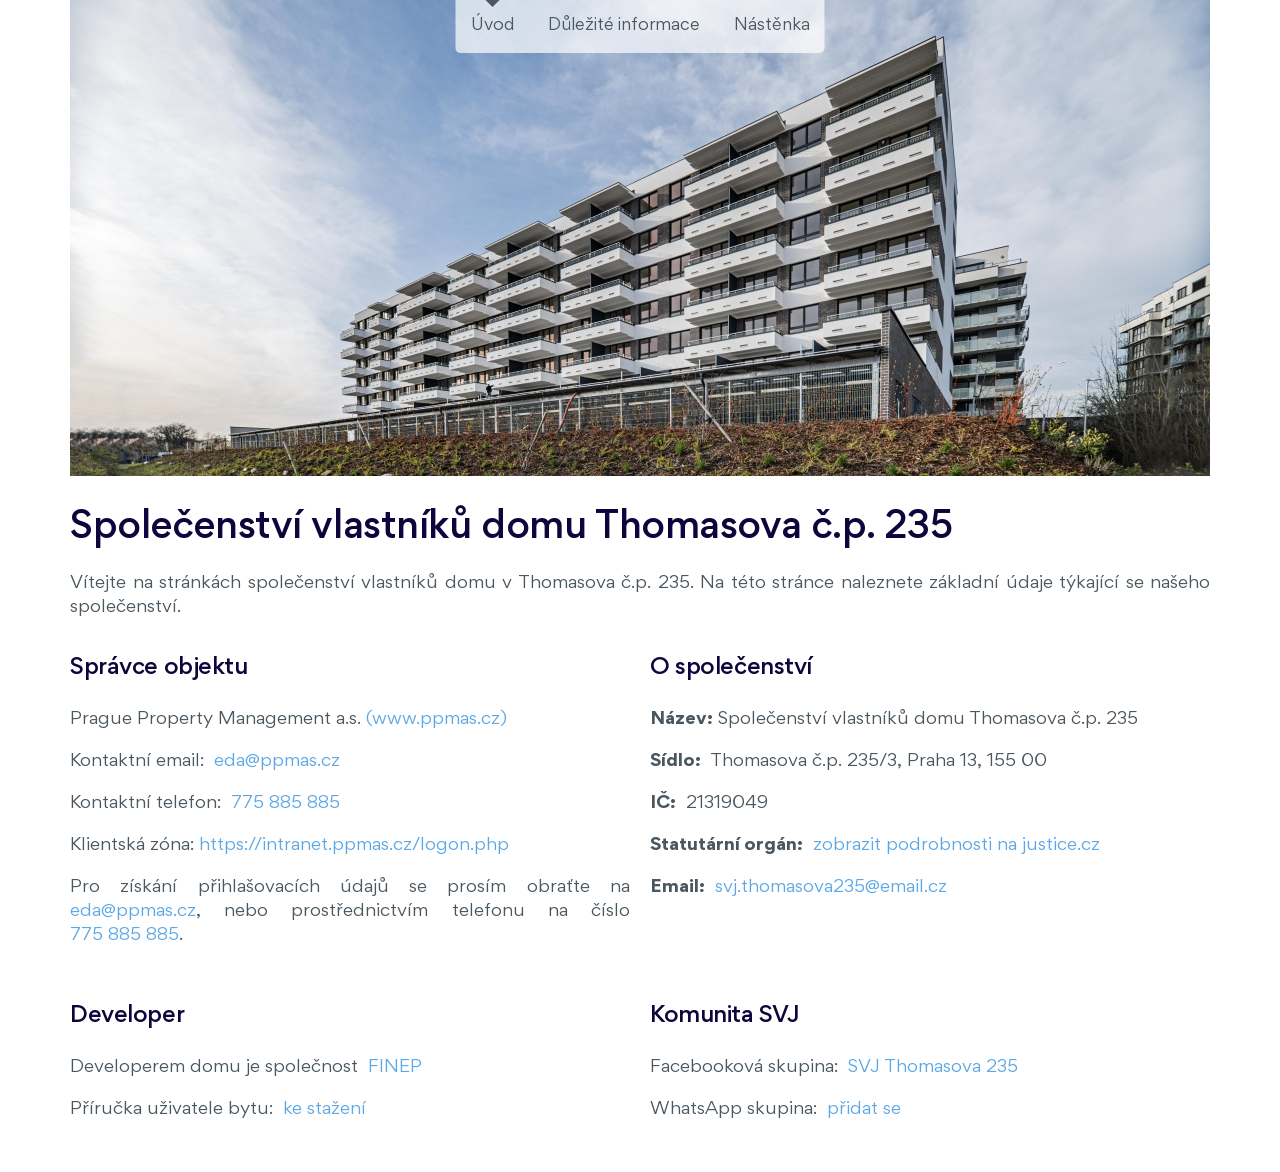
<file: index.html>
<!DOCTYPE html>
<html lang="cs">

<head>
    <meta charset="utf-8" />
    <title>Společenství vlastníků domu Thomasova č.p. 235</title>
    <link rel="stylesheet" type="text/css"
        href="app/www/css/min/2c4fe26873db84341f908656ab3d1181.css%3F_=1779366407.css" />
    <meta name="viewport" content="width=device-width, initial-scale=1.0" />
    <meta http-equiv="X-UA-Compatible" content="IE=9;IE=10;IE=Edge,chrome=1" />
    <link rel="shortcut icon" href="app/www/favicon.png%3F_=1578957907" type="image/x-icon">
</head>

<body data-e-async="22aafc6b2f28744da5d581325b320582" data-e-token="c5ad0527fade84f4e4a0e6dbc80d27c2" class="has-menu">
    <div id="page">
        <div class="menu">
            <ul>
                <li class="active"><a href="/index.html">Úvod</a></li>
                <li><a href="/dulezite-informace.html">Důležité info<span class="xs-nod">rmace</span></a></li>
                <li><a href="/info.php">Nástěnka</a></li>
            </ul>
        </div>
        <div class="container">
            <div class="company-detail">
                <div class="image-wrapper"> <img src="files/images/company/custom/36_detail.jpg%3F_1711528149"
                        alt="Společenství vlastníků domu Thomasova č.p. 235"> </div>
                <div class="welcome mb-30 mt-30">
                    <h2 class="mb-20">Společenství vlastníků domu Thomasova č.p. 235</h2>
                    <p>Vítejte na stránkách společenství vlastníků domu v Thomasova č.p. 235. Na této stránce naleznete
                        základní údaje týkající se našeho společenství.</p>
                </div>
                <div class="grid">
                    <div class="g-6 s-12 xs-12">
                        <div class="company-article">
                            <h3 class="company-article-title">Správce objektu</h3>
                            <p>Prague Property Management a.s. <a href="https://www.ppmas.cz"
                                    target="_blank">(www.ppmas.cz)</a> </p>
                            <p>Kontaktní email:&nbsp; <a href="mailto:eda@ppmas.cz">eda@ppmas.cz</a> </p>
                            <p>Kontaktní telefon:&nbsp; <a href="tel:00420775885885">775 885 885</a> </p>
                            <p>Klientská zóna:&nbsp;<a href="https://intranet.ppmas.cz/logon.php"
                                    target="_blank">https://intranet.ppmas.cz/logon.php</a></p>
                            <p>Pro získání přihlašovacích údajů se prosím obraťte na <a
                                    href="mailto:eda@ppmas.cz">eda@ppmas.cz</a>, nebo prostřednictvím telefonu na číslo
                                <a href="tel:00420775885885">775&nbsp;885&nbsp;885</a>.</p>
                        </div>
                    </div>
                    <div class="g-6 s-12 xs-12">
                        <div class="company-article">
                            <h3 class="company-article-title">O společenství</h3>
                            <p> <strong>Název:</strong> Společenství vlastníků domu Thomasova č.p. 235 </p>
                            <p> <strong>Sídlo:</strong>&nbsp; Thomasova č.p. 235/3, Praha 13, 155 00 </p>
                            <p> <strong>IČ:</strong>&nbsp; 21319049 </p>
                            <p> <strong>Statutární orgán:</strong>&nbsp; <a
                                    href="https://or.justice.cz/ias/ui/rejstrik-firma.vysledky?subjektId=1232693&typ=PLATNY"
                                    target="_blank">zobrazit podrobnosti na justice.cz</a> </p>
                            <p> <strong>Email:</strong>&nbsp; <a href="mailto:svj.thomasova235@email.cz">svj.thomasova235@email.cz</a> </p>
                        </div>
                    </div>
                    <div class="cleaner"></div>
                    <div class="g-6 s-12 xs-12">
                        <div class="company-article">
                            <h3>Developer</h3>
                            <p>Developerem domu je společnost&nbsp; <a href="https://www.finep.cz/cs"
                                    target="_blank">FINEP</a> </p>
                            <p>Příručka uživatele bytu:&nbsp; <a href="user_manual.pdf" target="_blank">ke stažení <i
                                        class="far fa-file-pdf"></i> </a> </p>
                        </div>
                    </div>
                    <div class="g-6 s-12 xs-12">
                        <div class="company-article">
                            <h3>Komunita SVJ</h3>
                            <p>Facebooková skupina:&nbsp; <a href="https://www.facebook.com/groups/2234361673578308"
                                    target="_blank">SVJ Thomasova 235</a> </p>
                            <p>WhatsApp skupina:&nbsp; <a href="https://chat.whatsapp.com/LHooHr09VEWKUSC4Nf3yWQ"
                                    target="_blank">přidat se</a> </p>
                        </div>
                    </div>
                    <div class="cleaner"></div>
                </div>
            </div>
        </div>
    </div>
    <script type="text/javascript" src="app/www/js/min/533b42e8f14611e51ddbcf63634baecc.js%3F_=1671527808"
        async></script>
</body>

</html>
</file>
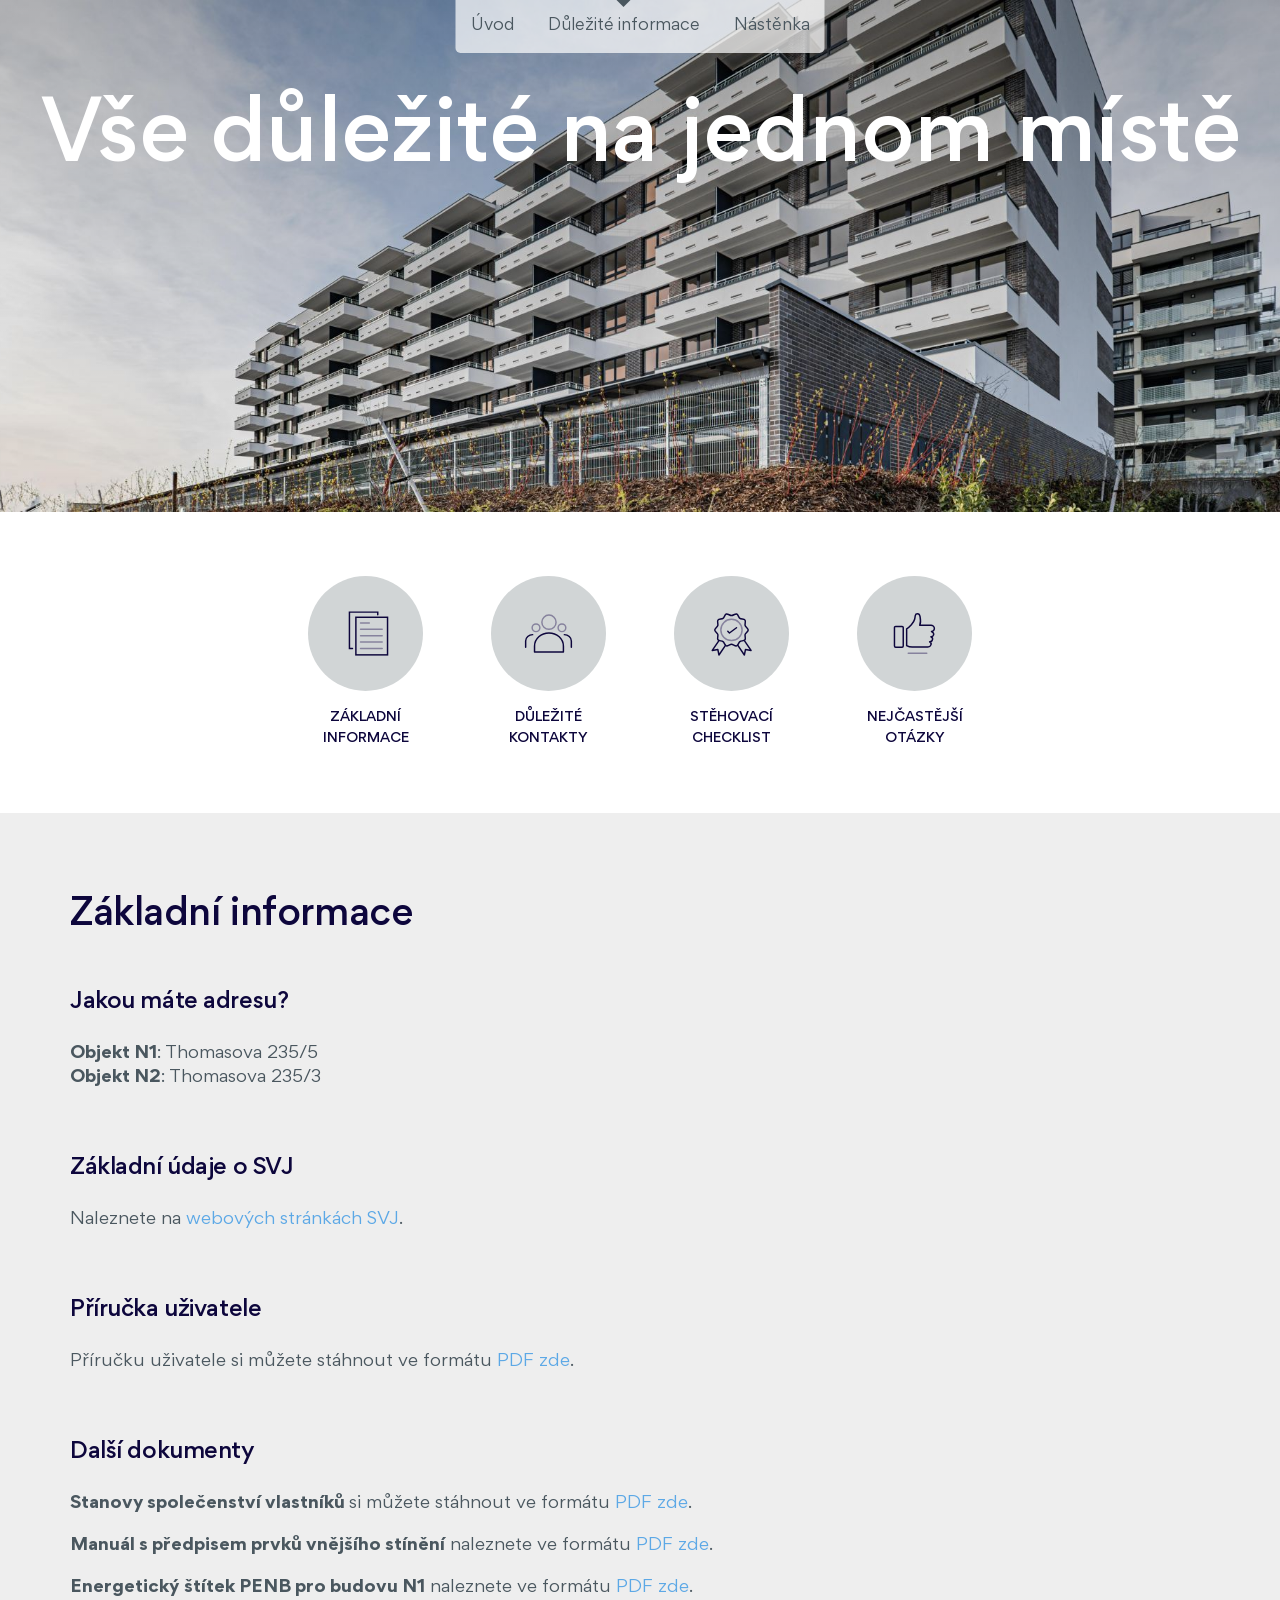
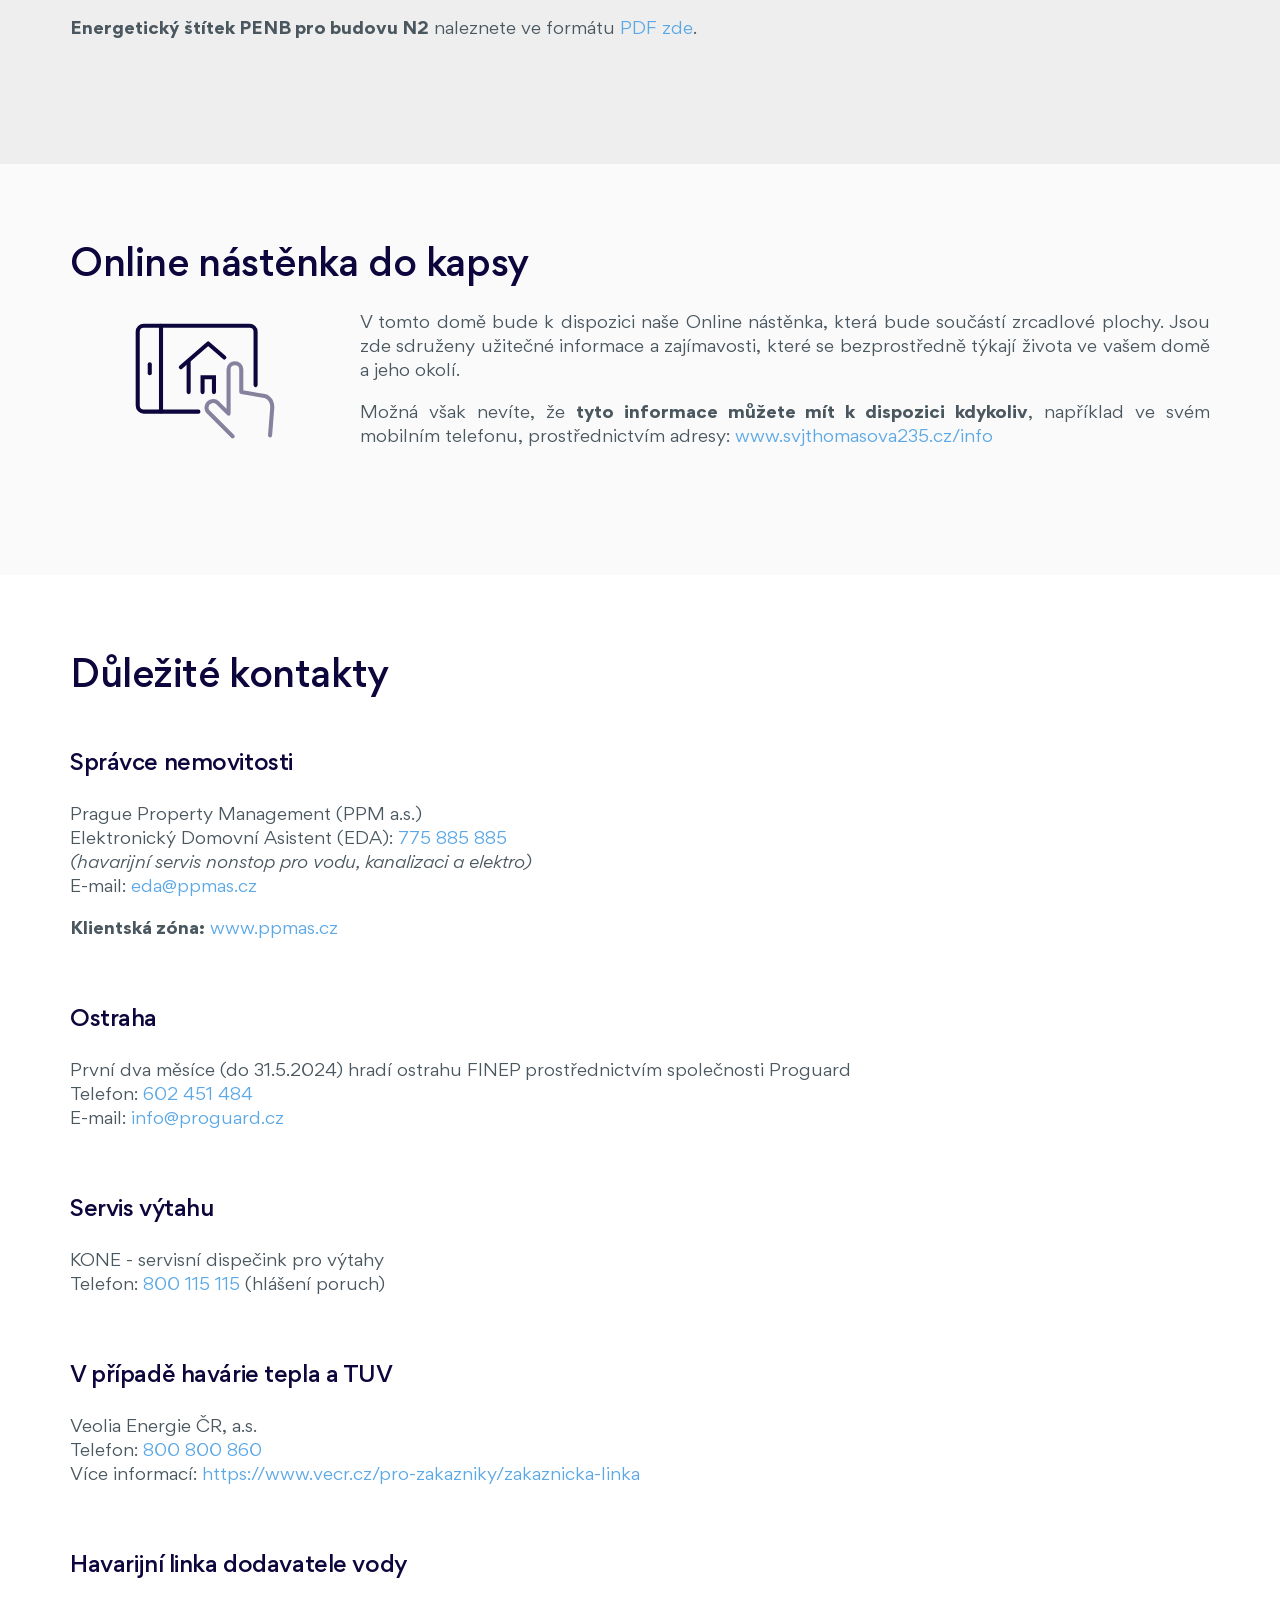
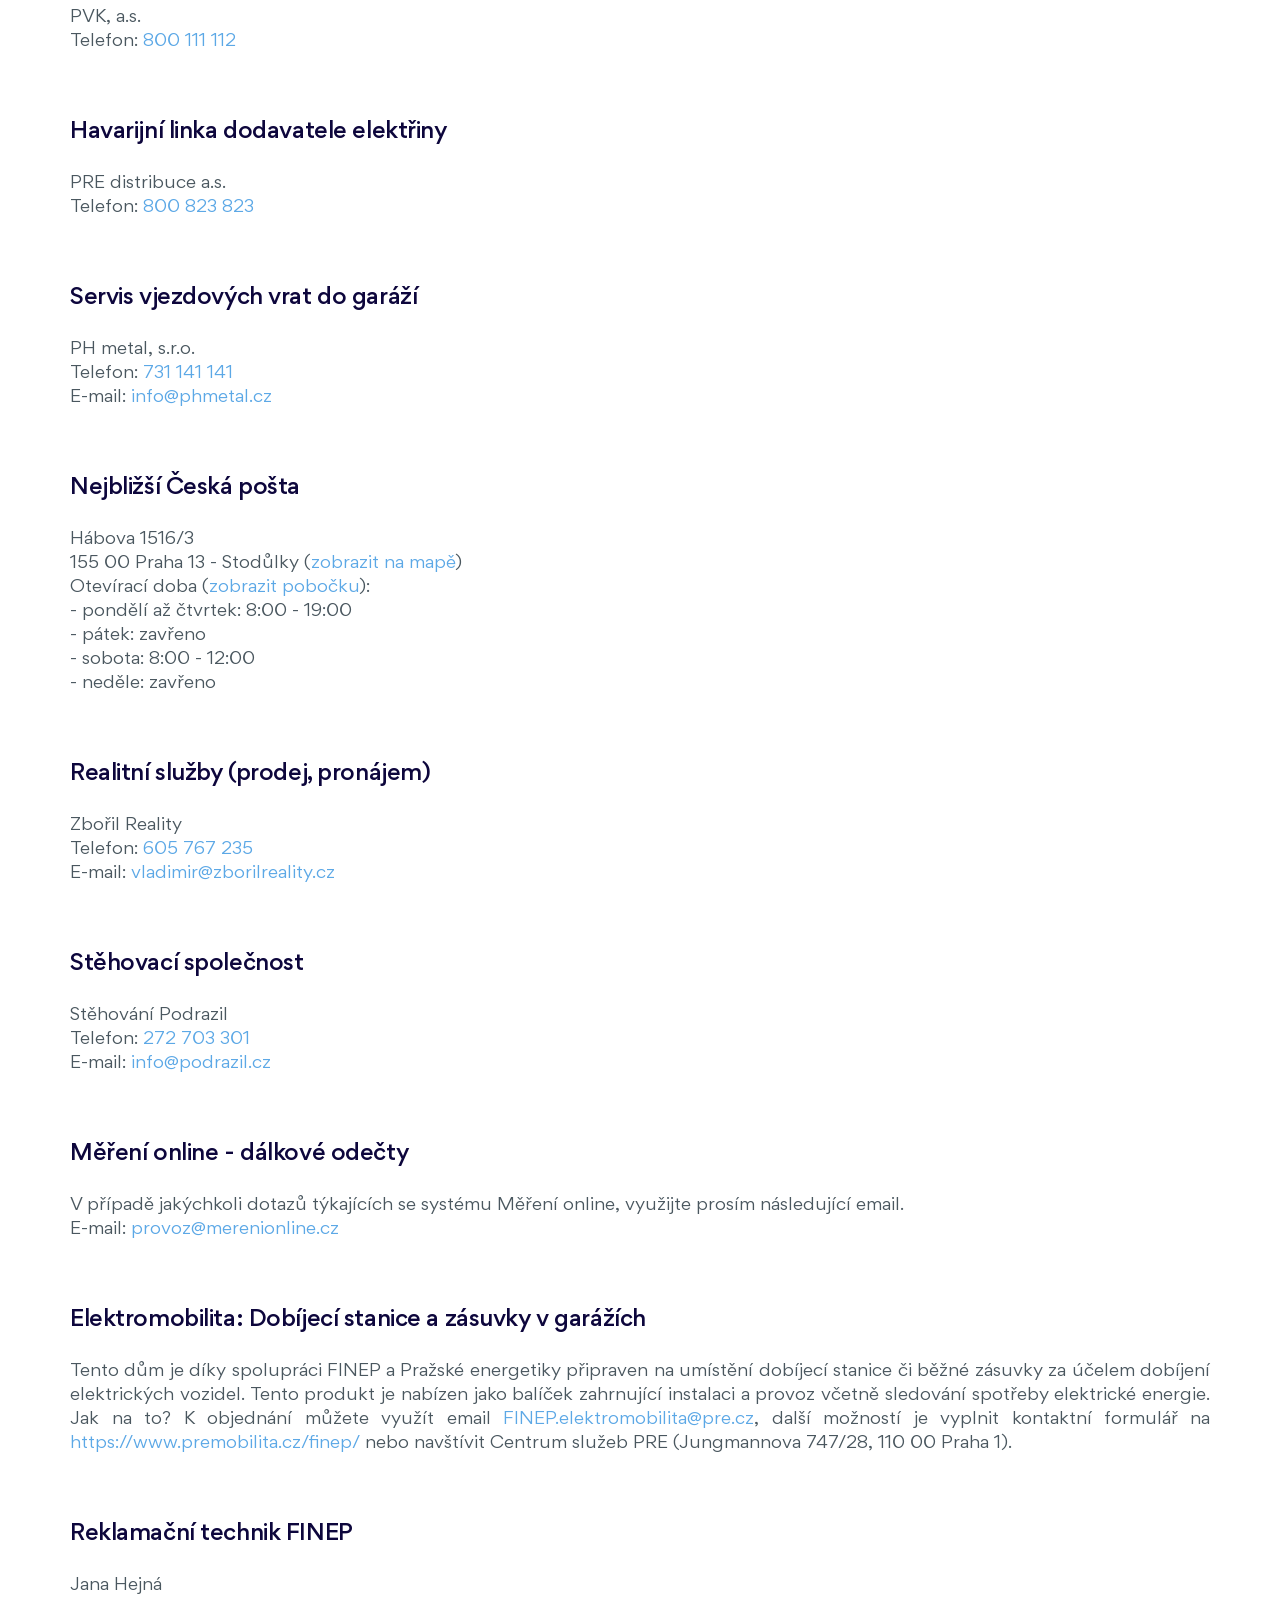
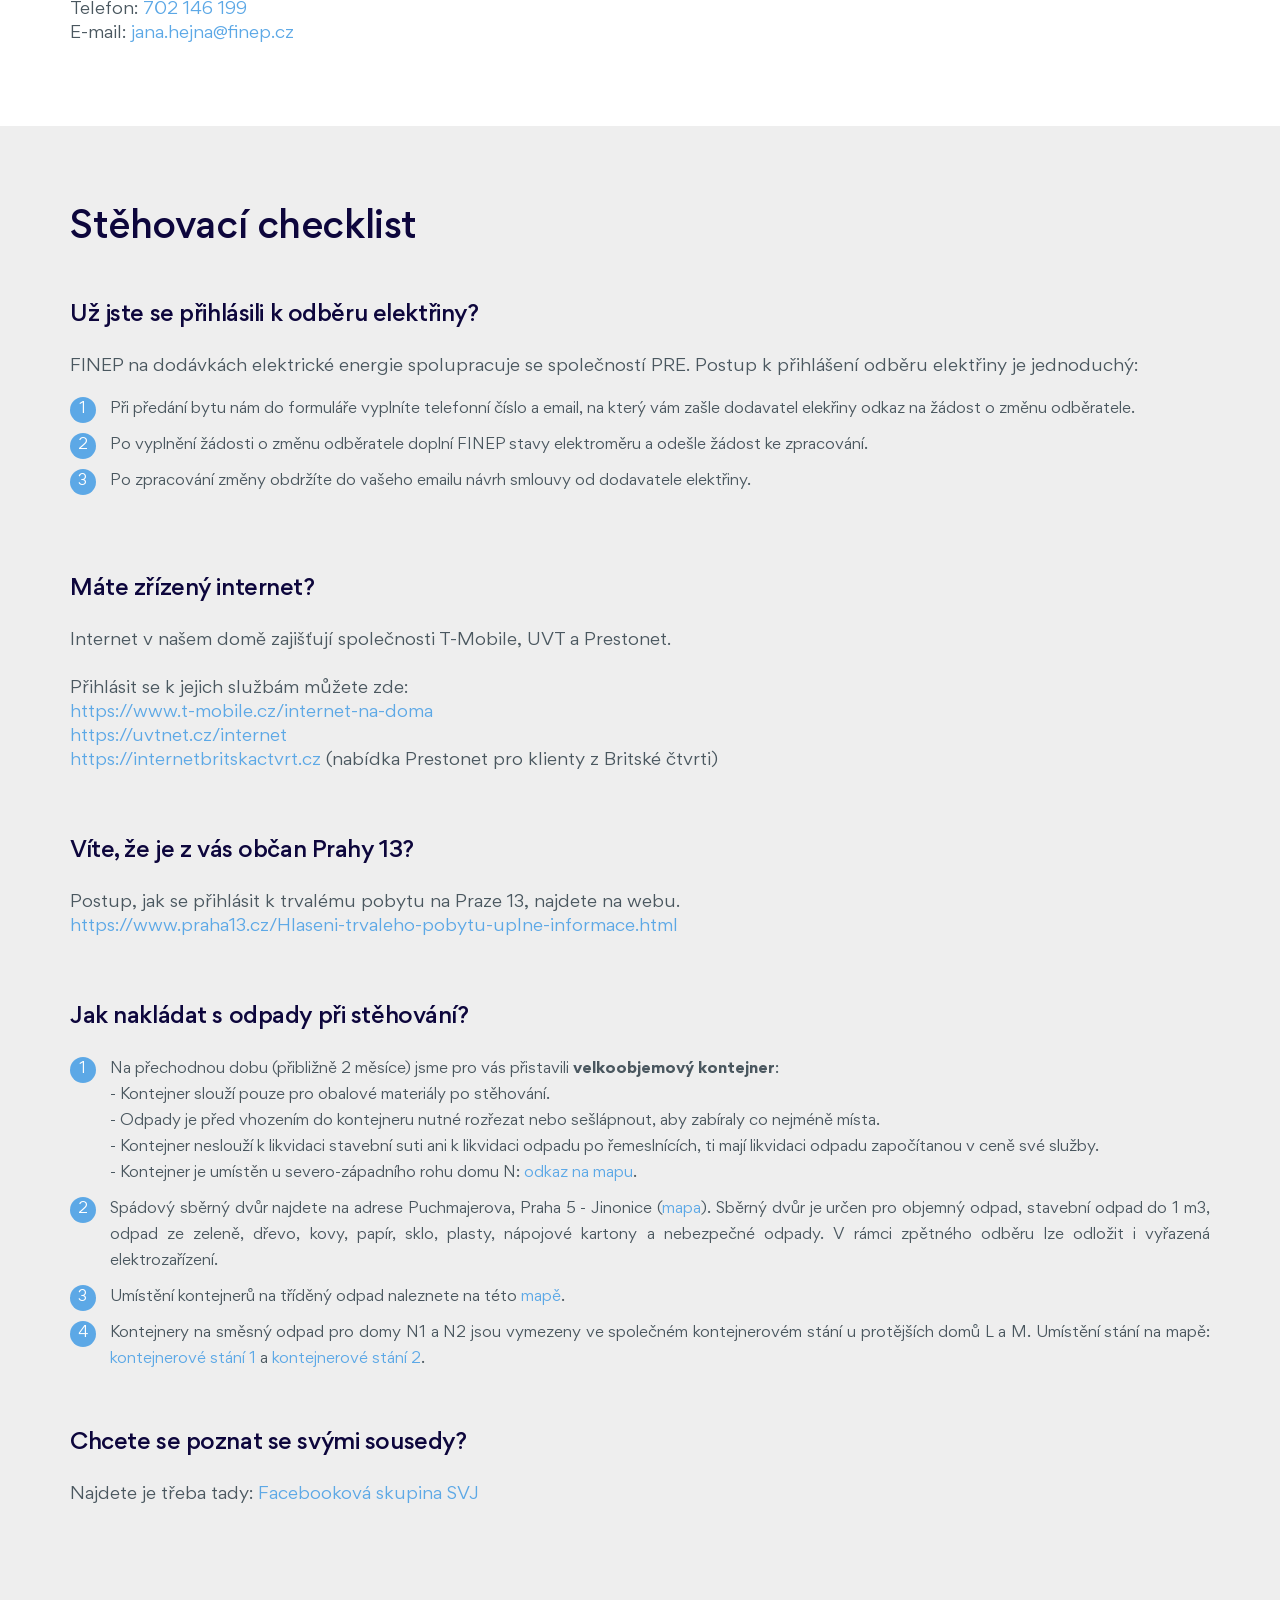
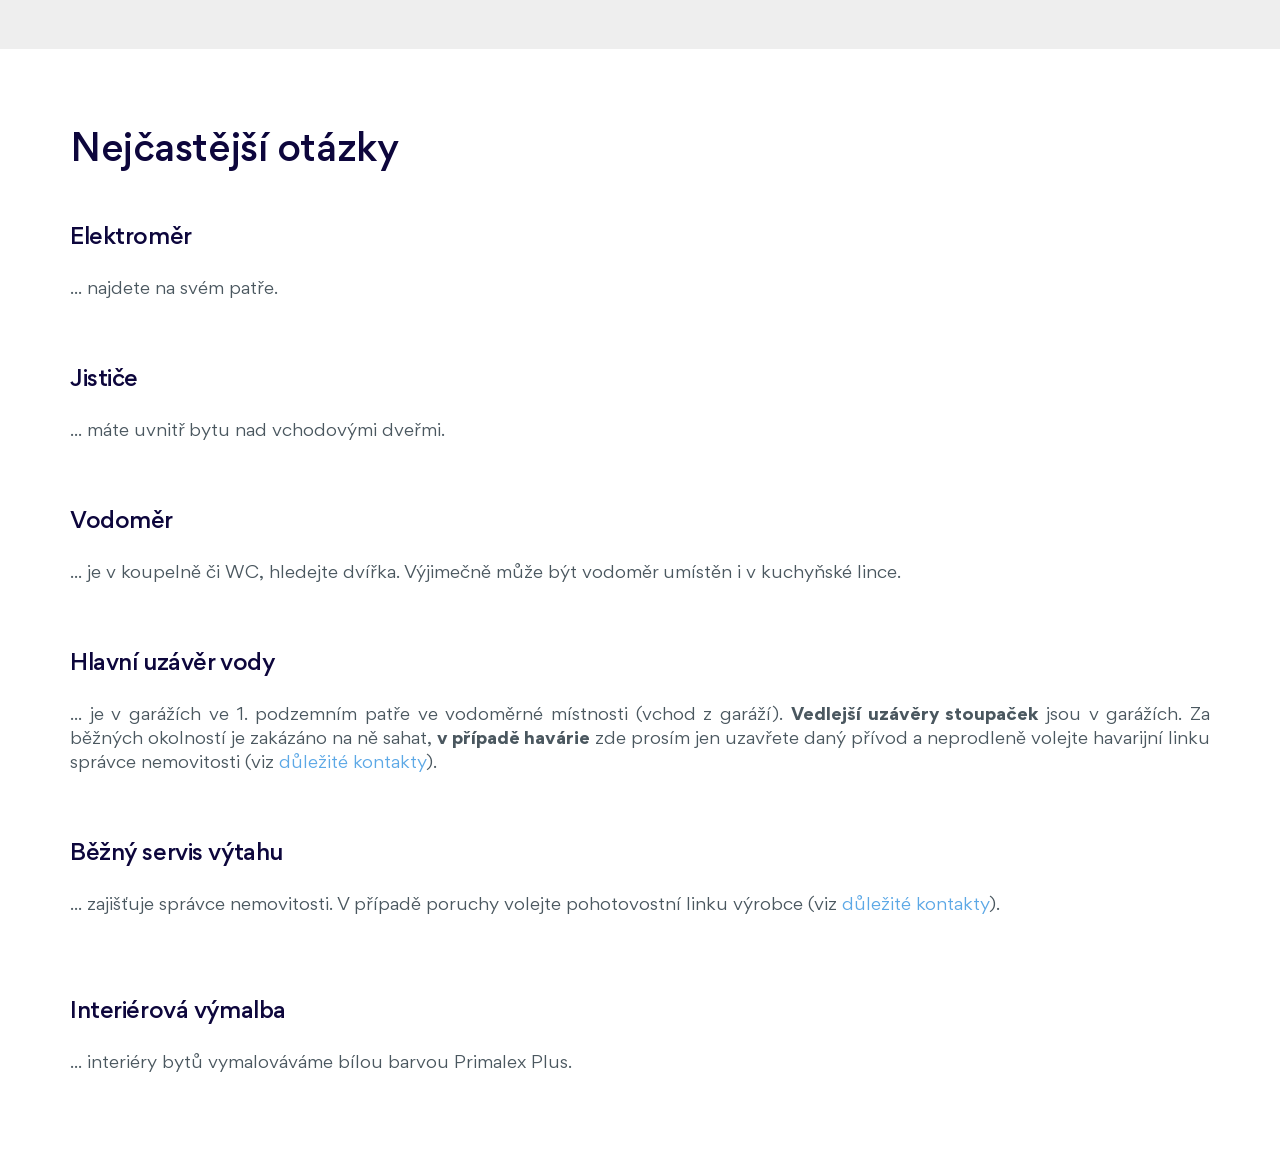
<file: dulezite-informace.html>
<!DOCTYPE html>
<html lang="cs">

<head>
    <meta charset="utf-8" />
    <title>Důležité informace</title>
    <link rel="stylesheet" type="text/css"
        href="app/www/css/min/2c4fe26873db84341f908656ab3d1181.css%3F_=1779366407.css" />
    <meta name="viewport" content="width=device-width, initial-scale=1.0" />
    <meta http-equiv="X-UA-Compatible" content="IE=9;IE=10;IE=Edge,chrome=1" />
    <link rel="shortcut icon" href="app/www/favicon.png%3F_=1578957907" type="image/x-icon">
</head>

<body data-e-async="22aafc6b2f28744da5d581325b320582" data-e-token="01f1d1cfea5a584339ace715596b8eb6" class="has-menu">
    <div id="page">
        <div class="menu">
            <ul>
                <li><a href="/index.html">Úvod</a></li>
                <li class="active"><a href="/dulezite-informace.html">Důležité info<span class="xs-nod">rmace</span></a>
                </li>
                <li><a href="/info.php">Nástěnka</a></li>
            </ul>
        </div>
        <section data-section-id="265">
            <div>
                <div class="grid">
                    <div class="g-12" data-cell-id="459">
                        <div data-component-id="804">
                            <div class="pb-hero-banner">
                                <div class="banner">
                                    <div class="top">
                                        <h1>Vše důležité na jednom místě</h1>
                                    </div>
                                    <div class="image-wrapper" data-crop-mode=""><img
                                            src="files/images/pagebuilder_component/hero_banner/image/804_full.jpg" />
                                    </div>
                                    <div class="overlay pbc-4"></div>
                                </div>
                                <div class="guidepost">
                                    <ul>
                                        <li><a href="dulezite-informace.html#zakladni-informace"><span
                                                    class="icon "><img
                                                        src="files/images/icon/default/25.svg"
                                                        alt="Základní informace" /></span><span class="text ">Základní
                                                    informace</span></a></li>
                                        <li><a href="dulezite-informace.html#dulezite-kontakty"><span class="icon "><img
                                                        src="files/images/icon/default/37.svg"
                                                        alt="Důležité kontakty" /></span><span class="text ">Důležité
                                                    kontakty</span></a></li>
                                        <li><a href="dulezite-informace.html#stehovaci-checklist"><span
                                                    class="icon "><img
                                                        src="files/images/icon/default/46.svg"
                                                        alt="Stěhovací checklist" /></span><span class="text ">Stěhovací
                                                    checklist</span></a></li>
                                        <li><a href="dulezite-informace.html#nejcastejsi-otazky"><span
                                                    class="icon "><img
                                                        src="files/images/icon/default/38.svg"
                                                        alt="Nejčastější otázky" /></span><span
                                                    class="text ">Nejčastější otázky</span></a></li>
                                    </ul>
                                </div>
                                <div class="submenu-wrapper">
                                    <div class="submenu">
                                        <div class="container">
                                            <div class="items-wrapper no-cta">
                                                <div class="items">
                                                    <ul>
                                                        <li><a href="dulezite-informace.html#zakladni-informace"><span
                                                                    class="text ">Základní informace</span></a></li>
                                                        <li><a href="dulezite-informace.html#dulezite-kontakty"><span
                                                                    class="text ">Důležité kontakty</span></a></li>
                                                        <li><a href="dulezite-informace.html#stehovaci-checklist"><span
                                                                    class="text ">Stěhovací checklist</span></a></li>
                                                        <li><a href="dulezite-informace.html#nejcastejsi-otazky"><span
                                                                    class="text ">Nejčastější otázky</span></a></li>
                                                    </ul>
                                                </div>
                                                <div class="right-gradient nod"><span class="i-arrow-right"></span>
                                                </div>
                                                <div class="left-gradient nod"><span class="i-arrow-left"></span></div>
                                            </div>
                                        </div>
                                    </div>
                                </div>
                            </div>
                        </div>
                        <div class="cleaner"></div>
                    </div>
                    <div class="xl-cleaner l-cleaner m-cleaner s-cleaner xs-cleaner"></div>
                    <div class="cleaner"></div>
                </div>
        </section>
        <section class="pbc-6 pbc-7" data-section-id="266" data-anchor="zakladni-informace">
            <div class="container">
                <div class="grid">
                    <div class="g-12" data-cell-id="460">
                        <div class="pbc-8" data-component-id="805">
                            <div class="wysiwyg">
                                <h2>Základní informace</h2>
                            </div>
                        </div>
                        <div data-component-id="806">
                            <div class="wysiwyg">
                                <p class="h3">Jakou máte adresu?</p>
                                <p><strong>Objekt N1</strong>: Thomasova 235/5<br /><strong>Objekt N2</strong>:
                                    Thomasova 235/3</p>
                                <p>&nbsp;</p>
                                <p class="h3">Základní údaje o SVJ</p>
                                <p>Naleznete na&nbsp;<a href="index.html" target="_blank">webových stránkách SVJ</a>.
                                </p>
                                <p>&nbsp;</p>
                                <p class="h3">Příručka uživatele</p>
                                <p>Příručku uživatele si můžete stáhnout ve formátu&nbsp;<a href="user_manual.pdf"
                                        target="_blank">PDF zde</a>.</p>
                                <p>&nbsp;</p>
                                <p class="h3">Další dokumenty</p>
                                <p><strong>Stanovy společenství vlastníků&nbsp;</strong>si můžete stáhnout ve
                                    formátu&nbsp;<a href="files/stanovy/stanovy_svj_britska_ctvrt_xv.pdf"
                                        target="_blank">PDF zde</a>.</p>
                                <p><strong>Manuál s předpisem prvků vnějšího stínění</strong> naleznete ve
                                    formátu&nbsp;<a
                                        href="files/Predpis_prvku_vnejsiho_stineni/britska_ctvrt_xv_prvky_fasady_manual.pdf"
                                        target="_blank">PDF zde</a>.</p>
                                <p><strong>Energetický štítek PENB pro budovu N1</strong> naleznete ve formátu&nbsp;<a
                                        href="files/penb/penb_britska_n1_signed.pdf" target="_blank">PDF zde</a>.</p>
                                <p><strong>Energetický štítek PENB pro budovu N2</strong> naleznete ve formátu&nbsp;<a
                                        href="files/penb/penb_britska_n2_signed.pdf" target="_blank">PDF zde</a>.</p>
                                <p>&nbsp;</p>
                            </div>
                        </div>
                        <div class="cleaner"></div>
                    </div>
                    <div class="xl-cleaner l-cleaner m-cleaner s-cleaner xs-cleaner"></div>
                    <div class="cleaner"></div>
                </div>
            </div>
        </section>
        <section class="pbc-13 pbc-7" data-section-id="270" data-anchor="nastenka-do-kapsy">
            <div class="container">
                <div class="grid">
                    <div class="g-12" data-cell-id="464">
                        <div data-component-id="814">
                            <div class="wysiwyg">
                                <h2>Online nástěnka do kapsy</h2>
                            </div>
                        </div>
                        <div class="cleaner"></div>
                    </div>
                    <div class="xl-cleaner l-cleaner m-cleaner s-cleaner xs-cleaner"></div>
                    <div class="g-3 s-12 xs-12" data-cell-id="465">
                        <div class="pbc-8" data-component-id="815">
                            <div class="image-wrapper"><img class=" xl-pbc-14 l-pbc-14 m-pbc-14 s-pbc-12 xs-pbc-12"
                                    src="files/images/pagebuilder_component/815.svg"
                                    alt="Online nástěnka" title="Online nástěnka" /></div>
                        </div>
                        <div class="cleaner"></div>
                    </div>
                    <div class="s-cleaner xs-cleaner"></div>
                    <div class="g-9 s-12 xs-12" data-cell-id="466">
                        <div data-component-id="816">
                            <div class="wysiwyg">
                                <p>V tomto domě bude k dispozici naše Online nástěnka, která bude součástí zrcadlové
                                    plochy. Jsou zde sdruženy užitečné informace a zajímavosti, které se bezprostředně
                                    týkají života ve vašem domě a jeho okolí.</p>
                                <p>Možná však nevíte, že <strong>tyto informace můžete mít k dispozici
                                        kdykoliv</strong>, například ve svém mobilním telefonu, prostřednictvím adresy:
                                    <a href="info.html">www.svjthomasova235.cz/info</a></p>
                            </div>
                        </div>
                        <div class="cleaner"></div>
                    </div>
                    <div class="xl-cleaner l-cleaner m-cleaner s-cleaner xs-cleaner"></div>
                    <div class="cleaner"></div>
                </div>
            </div>
        </section>
        <section class="pbc-7" data-section-id="267" data-anchor="dulezite-kontakty">
            <div class="container">
                <div class="grid">
                    <div class="g-12" data-cell-id="461">
                        <div class="pbc-8" data-component-id="807">
                            <div class="wysiwyg">
                                <h2>Důležité kontakty</h2>
                            </div>
                        </div>
                        <div data-component-id="808">
                            <div class="wysiwyg">
                                <p class="h3">Správce nemovitosti</p>
                                <p>Prague Property Management (PPM a.s.)<br />Elektronický Domovní Asistent
                                    (EDA):&nbsp;<a href="tel:00420775885885">775 885 885</a>&nbsp;<br /><em>(havarijní
                                        servis nonstop pro vodu, kanalizaci a elektro)</em><br />E-mail:&nbsp;<a
                                        href="mailto:eda@ppmas.cz">eda@ppmas.cz</a></p>
                                <p><strong>Klientská zóna:</strong>&nbsp;<a
                                        href="https://intranet.ppmas.cz/logon.php">www.ppmas.cz</a></p>
                                <p>&nbsp;</p>
                                <p class="h3">Ostraha</p>
                                <p>První dva měsíce (do 31.5.2024) hradí ostrahu FINEP prostřednictvím společnosti
                                    Proguard<br />Telefon:&nbsp;<a href="tel:00420602451484">602 451
                                        484</a><br />E-mail:&nbsp;<a href="mailto:info@proguard.cz">info@proguard.cz</a>
                                </p>
                                <p>&nbsp;</p>
                                <p class="h3">Servis výtahu</p>
                                <p>KONE - servisní dispečink pro výtahy<br />Telefon:&nbsp;<a href="tel:800115115">800
                                        115 115</a>&nbsp;(hlášení poruch) &nbsp;</p>
                                <p>&nbsp;</p>
                                <p class="h3">V případě havárie tepla a TUV</p>
                                <p>Veolia Energie ČR, a.s.<br />Telefon:&nbsp;<a href="tel:800800860">800 800
                                        860</a><br />Více informací: <a
                                        href="https://www.vecr.cz/pro-zakazniky/zakaznicka-linka"
                                        target="_blank">https://www.vecr.cz/pro-zakazniky/zakaznicka-linka</a></p>
                                <p>&nbsp;</p>
                                <p class="h3">Havarijní linka dodavatele vody</p>
                                <p>PVK, a.s.<br />Telefon:&nbsp;<a href="tel:800111112">800 111 112</a></p>
                                <p>&nbsp;</p>
                                <p class="h3">Havarijní linka dodavatele elektřiny</p>
                                <p>PRE distribuce a.s.<br />Telefon:&nbsp;<a href="tel:800823823">800 823 823</a></p>
                                <p>&nbsp;</p>
                                <p class="h3">Servis vjezdových vrat do garáží</p>
                                <p>PH metal, s.r.o.<br />Telefon:&nbsp;<a href="tel:00420731141141">731 141
                                        141</a><br />E-mail:&nbsp;<a href="mailto:info@phmetal.cz">info@phmetal.cz</a>
                                </p>
                                <p>&nbsp;</p>
                                <p class="h3">Nejbližší Česká pošta</p>
                                <p>Hábova 1516/3<br />155 00 Praha 13 - Stodůlky (<a
                                        href="https://goo.gl/maps/439mEZfp71daekUP9" target="_blank">zobrazit na
                                        mapě</a>)<br />Otevírací doba (<a
                                        href="https://www.postaonline.cz/detail-pobocky/-/pobocky/detail/15500"
                                        target="_blank">zobrazit pobočku</a>):<br />- pondělí až čtvrtek: 8:00 -
                                    19:00<br />- pátek: zavřeno<br />- sobota: 8:00 - 12:00<br />- neděle: zavřeno</p>
                                <p>&nbsp;</p>
                                <p class="h3">Realitní služby (prodej, pronájem)</p>
                                <p>Zbořil Reality<br />Telefon:&nbsp;<a href="tel:00420605767235">605 767
                                        235</a><br />E-mail:&nbsp;<a
                                        href="mailto:vladimir@zborilreality.cz">vladimir@zborilreality.cz</a></p>
                                <p>&nbsp;</p>
                                <p class="h3">Stěhovací společnost</p>
                                <p>Stěhování Podrazil<br />Telefon:&nbsp;<a href="tel:00420272703301">272 703
                                        301</a><br />E-mail:&nbsp;<a href="mailto:info@podrazil.cz">info@podrazil.cz</a>
                                </p>
                                <p>&nbsp;</p>
                                <p class="h3">Měření online - dálkové odečty</p>
                                <p>V případě jakýchkoli dotazů týkajících se systému Měření online, využijte prosím
                                    následující email.<br />E-mail:&nbsp;<a
                                        href="mailto:provoz@merenionline.cz">provoz@merenionline.cz</a></p>
                                <p>&nbsp;</p>
                                <p class="h3">Elektromobilita: Dobíjecí stanice a zásuvky v garážích</p>
                                <p>Tento dům je díky spolupráci FINEP a Pražské energetiky připraven na umístění
                                    dobíjecí stanice či běžné zásuvky za účelem dobíjení elektrických vozidel. Tento
                                    produkt je nabízen jako balíček zahrnující instalaci a provoz včetně sledování
                                    spotřeby elektrické energie. Jak na to? K objednání můžete využít email <a
                                        href="mailto:FINEP.elektromobilita@pre.cz">FINEP.elektromobilita@pre.cz</a>,
                                    další možností je vyplnit kontaktní formulář na <a
                                        href="https://www.premobilita.cz/finep/"
                                        target="_blank">https://www.premobilita.cz/finep/</a> nebo navštívit Centrum
                                    služeb PRE (Jungmannova 747/28, 110 00 Praha 1).</p>
                                <p>&nbsp;</p>
                                <p class="h3">Reklamační technik FINEP</p>
                                <p>Jana Hejná<br />Telefon:&nbsp;<a href="tel:00420702146199">702 146
                                        199</a><br />E-mail:&nbsp;<a
                                        href="mailto:jana.hejna@finep.cz">jana.hejna@finep.cz</a></p>
                            </div>
                        </div>
                        <div class="cleaner"></div>
                    </div>
                    <div class="xl-cleaner l-cleaner m-cleaner s-cleaner xs-cleaner"></div>
                    <div class="cleaner"></div>
                </div>
            </div>
        </section>
        <section class="pbc-6 pbc-7" data-section-id="268" data-anchor="stehovaci-checklist">
            <div class="container">
                <div class="grid">
                    <div class="g-12" data-cell-id="462">
                        <div class="pbc-8" data-component-id="809">
                            <div class="wysiwyg">
                                <h2>Stěhovací checklist</h2>
                            </div>
                        </div>
                        <div class="pbc-9" data-component-id="810">
                            <div class="wysiwyg">
                                <p class="h3">Už jste se přihlásili k odběru elektřiny?</p>
                                <p>FINEP na dodávkách elektrické energie spolupracuje se společností PRE. Postup k
                                    přihlášení odběru elektřiny je jednoduchý:</p>
                                <ol>
                                    <li>Při předání bytu nám do formuláře vyplníte telefonní číslo a email, na který vám
                                        zašle dodavatel elekřiny odkaz na žádost o změnu odběratele.</li>
                                    <li>Po vyplnění žádosti o změnu odběratele doplní FINEP stavy elektroměru a odešle
                                        žádost ke zpracování.</li>
                                    <li>Po zpracování změny obdržíte do vašeho emailu návrh smlouvy od dodavatele
                                        elektřiny.&nbsp;</li>
                                </ol>
                                <p><br />&nbsp;</p>
                                <p class="h3">Máte zřízený internet?</p>
                                <p>Internet v našem domě zajišťují společnosti T-Mobile, UVT a
                                    Prestonet.<br /><br />Přihlásit se k jejich službám můžete zde:&nbsp;<br /><a
                                        href="https://www.t-mobile.cz/internet-na-doma"
                                        target="_blank">https://www.t-mobile.cz/internet-na-doma</a><br /><a
                                        href="https://uvtnet.cz/internet"
                                        target="_blank">https://uvtnet.cz/internet</a><br /><a
                                        href="https://internetbritskactvrt.cz"
                                        target="_blank">https://internetbritskactvrt.cz</a> (nabídka Prestonet pro
                                    klienty z Britské čtvrti)</p>
                                <p>&nbsp;</p>
                                <p class="h3">Víte, že je z vás občan Prahy 13?</p>
                                <p>Postup, jak se přihlásit k trvalému pobytu na Praze 13, najdete na webu.<br /><a
                                        href="https://www.praha13.cz/Hlaseni-trvaleho-pobytu-uplne-informace.html"
                                        target="_blank">https://www.praha13.cz/Hlaseni-trvaleho-pobytu-uplne-informace.html</a>
                                </p>
                                <p>&nbsp;</p>
                                <p class="h3">Jak nakládat s odpady při stěhování?</p>
                                <ol>
                                    <li>Na přechodnou dobu (přibližně 2 měsíce) jsme pro vás přistavili
                                        <strong>velkoobjemový kontejner</strong>:<br />- Kontejner slouží pouze pro
                                        obalové materiály po stěhování.<br />- Odpady je před vhozením do kontejneru
                                        nutné rozřezat nebo sešlápnout, aby zabíraly co nejméně místa.<br />- Kontejner
                                        neslouží k likvidaci stavební suti ani k likvidaci odpadu po řemeslnících, ti
                                        mají likvidaci odpadu započítanou v ceně své služby.<br />- Kontejner je umístěn
                                        u severo-západního rohu domu N: <a
                                            href="https://maps.app.goo.gl/PyWTPakBp9GG5N7H7" target="_blank">odkaz na
                                            mapu</a>.</li>
                                    <li>Spádový sběrný dvůr najdete na adrese Puchmajerova, Praha 5 - Jinonice (<a
                                            href="https://goo.gl/maps/RUrJKnnSSxk43FPw8" target="_blank">mapa</a>).
                                        Sběrný dvůr je určen pro objemný odpad, stavební odpad do 1 m3, odpad ze zeleně,
                                        dřevo, kovy, papír, sklo, plasty, nápojové kartony a nebezpečné odpady. V rámci
                                        zpětného odběru lze odložit i vyřazená elektrozařízení.</li>
                                    <li>Umístění kontejnerů na tříděný odpad naleznete na této <a
                                            href="https://webgis.mepnet.cz/mapa/pasport-odpadoveho-hospodarstvi/?init=W3siY21kIjoib3BlbldpZGdldCIsIm5hbWUiOiJmZWF0dXJlZXh0ZW50In1d&amp;c=-751802.2%3A-1046287.65&amp;z=7&amp;lb=osmll&amp;ly=odse%2Codst%2Chmc%2Chr%2Cad%2Cul&amp;lyo="
                                            target="_blank">mapě</a>.</li>
                                    <li>Kontejnery na směsný odpad pro domy N1 a N2 jsou vymezeny ve společném
                                        kontejnerovém stání u protějších domů L a M. Umístění stání na mapě: <a
                                            href="https://maps.app.goo.gl/zd3t4HgJ19ZYyCzg6"
                                            target="_blank">kontejnerové stání 1</a> a <a
                                            href="https://maps.app.goo.gl/7vdN3nsVf6D9ZQdw6"
                                            target="_blank">kontejnerové stání 2</a>.</li>
                                </ol>
                                <p>&nbsp;</p>
                                <p class="h3">Chcete se poznat se svými sousedy?</p>
                                <p>Najdete je třeba tady:&nbsp;<a
                                        href="https://www.facebook.com/groups/2234361673578308"
                                        target="_blank">Facebooková skupina SVJ</a></p>
                                <p>&nbsp;</p>
                            </div>
                        </div>
                        <div class="cleaner"></div>
                    </div>
                    <div class="xl-cleaner l-cleaner m-cleaner s-cleaner xs-cleaner"></div>
                    <div class="cleaner"></div>
                </div>
            </div>
        </section>
        <section class="pbc-7" data-section-id="269" data-anchor="nejcastejsi-otazky">
            <div class="container">
                <div class="grid">
                    <div class="g-12" data-cell-id="463">
                        <div class="pbc-8" data-component-id="812">
                            <div class="wysiwyg">
                                <h2>Nejčastější otázky</h2>
                            </div>
                        </div>
                        <div data-component-id="813">
                            <div class="wysiwyg">
                                <p class="h3">Elektroměr</p>
                                <p>... najdete na svém patře.</p>
                                <p>&nbsp;</p>
                                <p class="h3">Jističe</p>
                                <p>... máte uvnitř bytu nad vchodovými dveřmi.</p>
                                <p>&nbsp;</p>
                                <p class="h3">Vodoměr</p>
                                <p>... je v koupelně či WC, hledejte dvířka. Výjimečně může být vodoměr umístěn i v
                                    kuchyňské lince.</p>
                                <p>&nbsp;</p>
                                <p class="h3">Hlavní uzávěr vody</p>
                                <p>... je v garážích ve 1. podzemním patře ve vodoměrné místnosti (vchod z
                                    garáží).&nbsp;<strong>Vedlejší uzávěry stoupaček</strong>&nbsp;jsou v garážích. Za
                                    běžných okolností je zakázáno na ně sahat,&nbsp;<strong>v případě
                                        havárie</strong>&nbsp;zde prosím jen uzavřete daný přívod a neprodleně volejte
                                    havarijní linku správce nemovitosti (viz&nbsp;<a
                                        href="dulezite-informace.html#dulezite-kontakty">důležité kontakty</a>).</p>
                                <p>&nbsp;</p>
                                <p class="h3">Běžný servis výtahu</p>
                                <p>... zajišťuje správce nemovitosti. V případě poruchy volejte pohotovostní linku
                                    výrobce (viz&nbsp;<a href="dulezite-informace.html#dulezite-kontakty">důležité
                                        kontakty</a>).</p>
                                <p class="h3">&nbsp;</p>
                                <p class="h3">Interiérová výmalba</p>
                                <p>... interiéry bytů vymalováváme bílou barvou Primalex Plus.</p>
                            </div>
                        </div>
                        <div class="cleaner"></div>
                    </div>
                    <div class="xl-cleaner l-cleaner m-cleaner s-cleaner xs-cleaner"></div>
                    <div class="cleaner"></div>
                </div>
            </div>
        </section>
    </div>
    <script type="text/javascript" src="app/www/js/min/533b42e8f14611e51ddbcf63634baecc.js%3F_=1671527808"
        async></script>
</body>

</html>
</file>
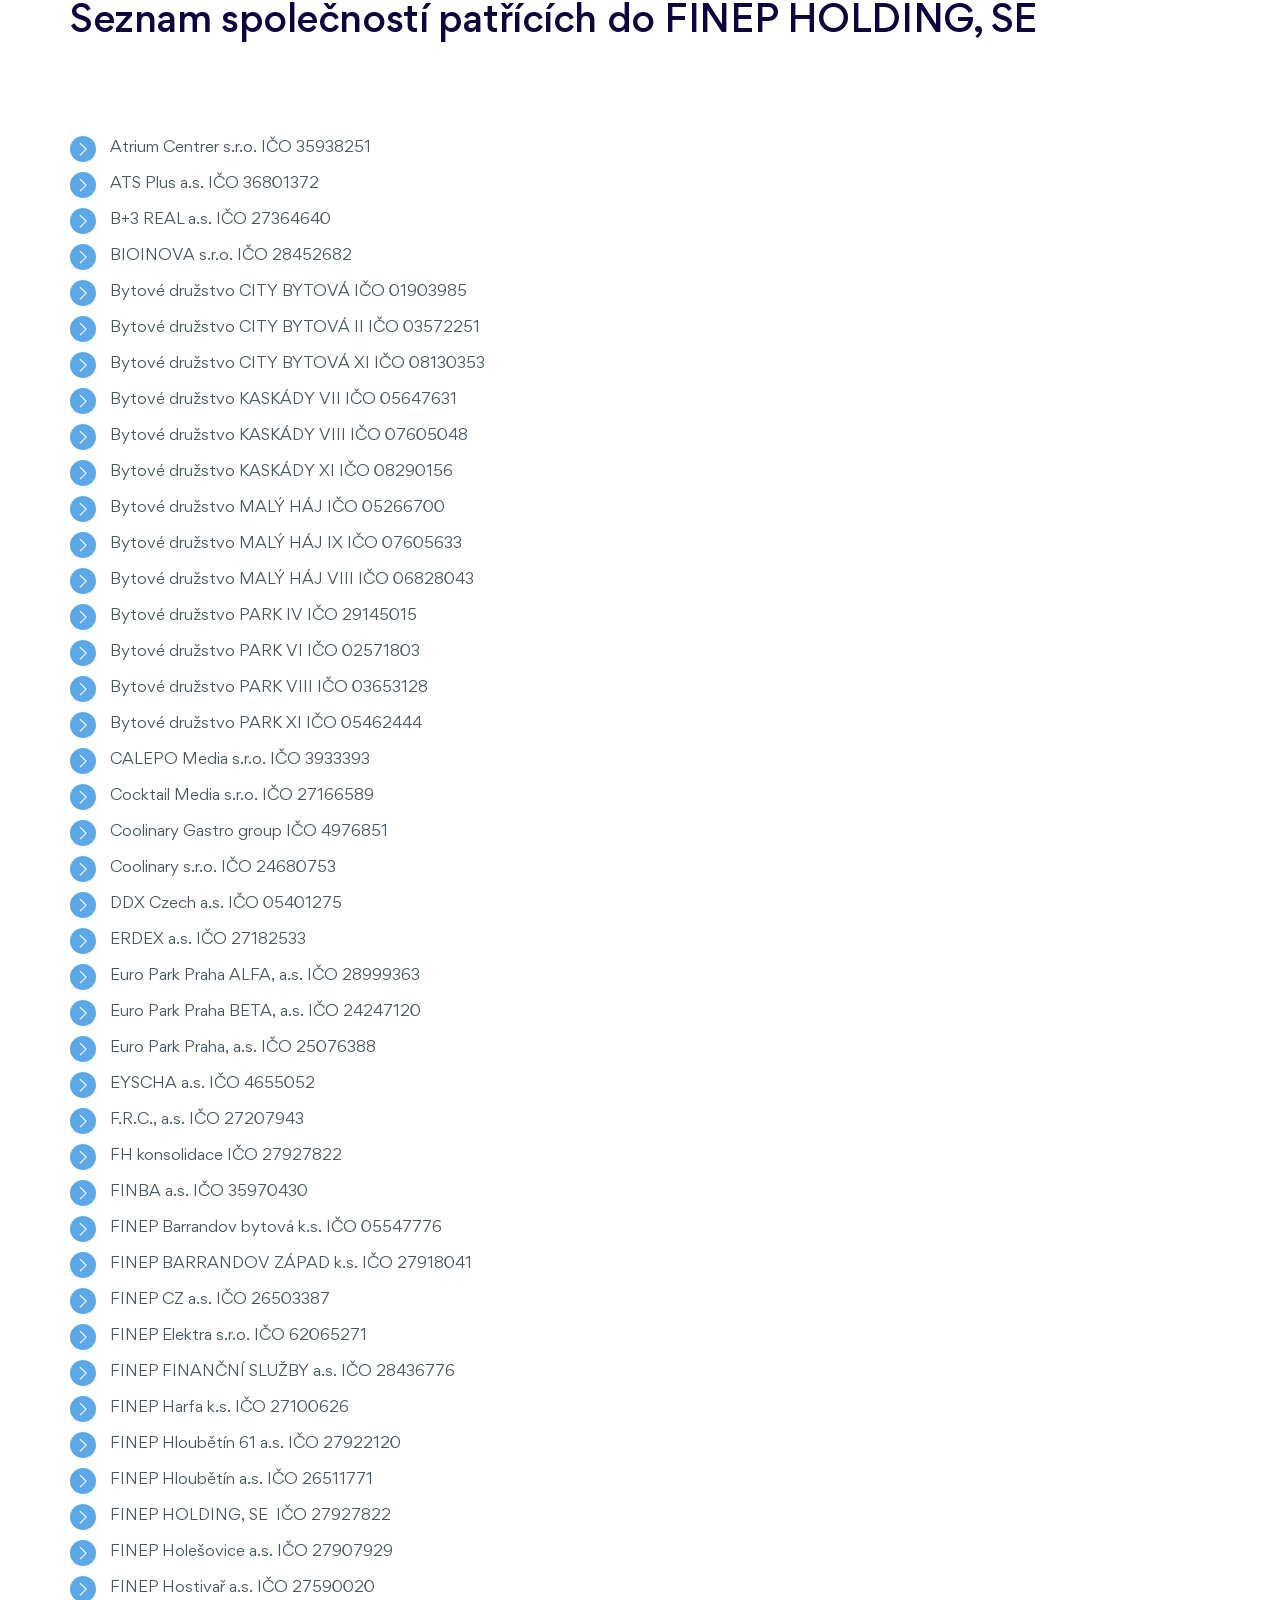
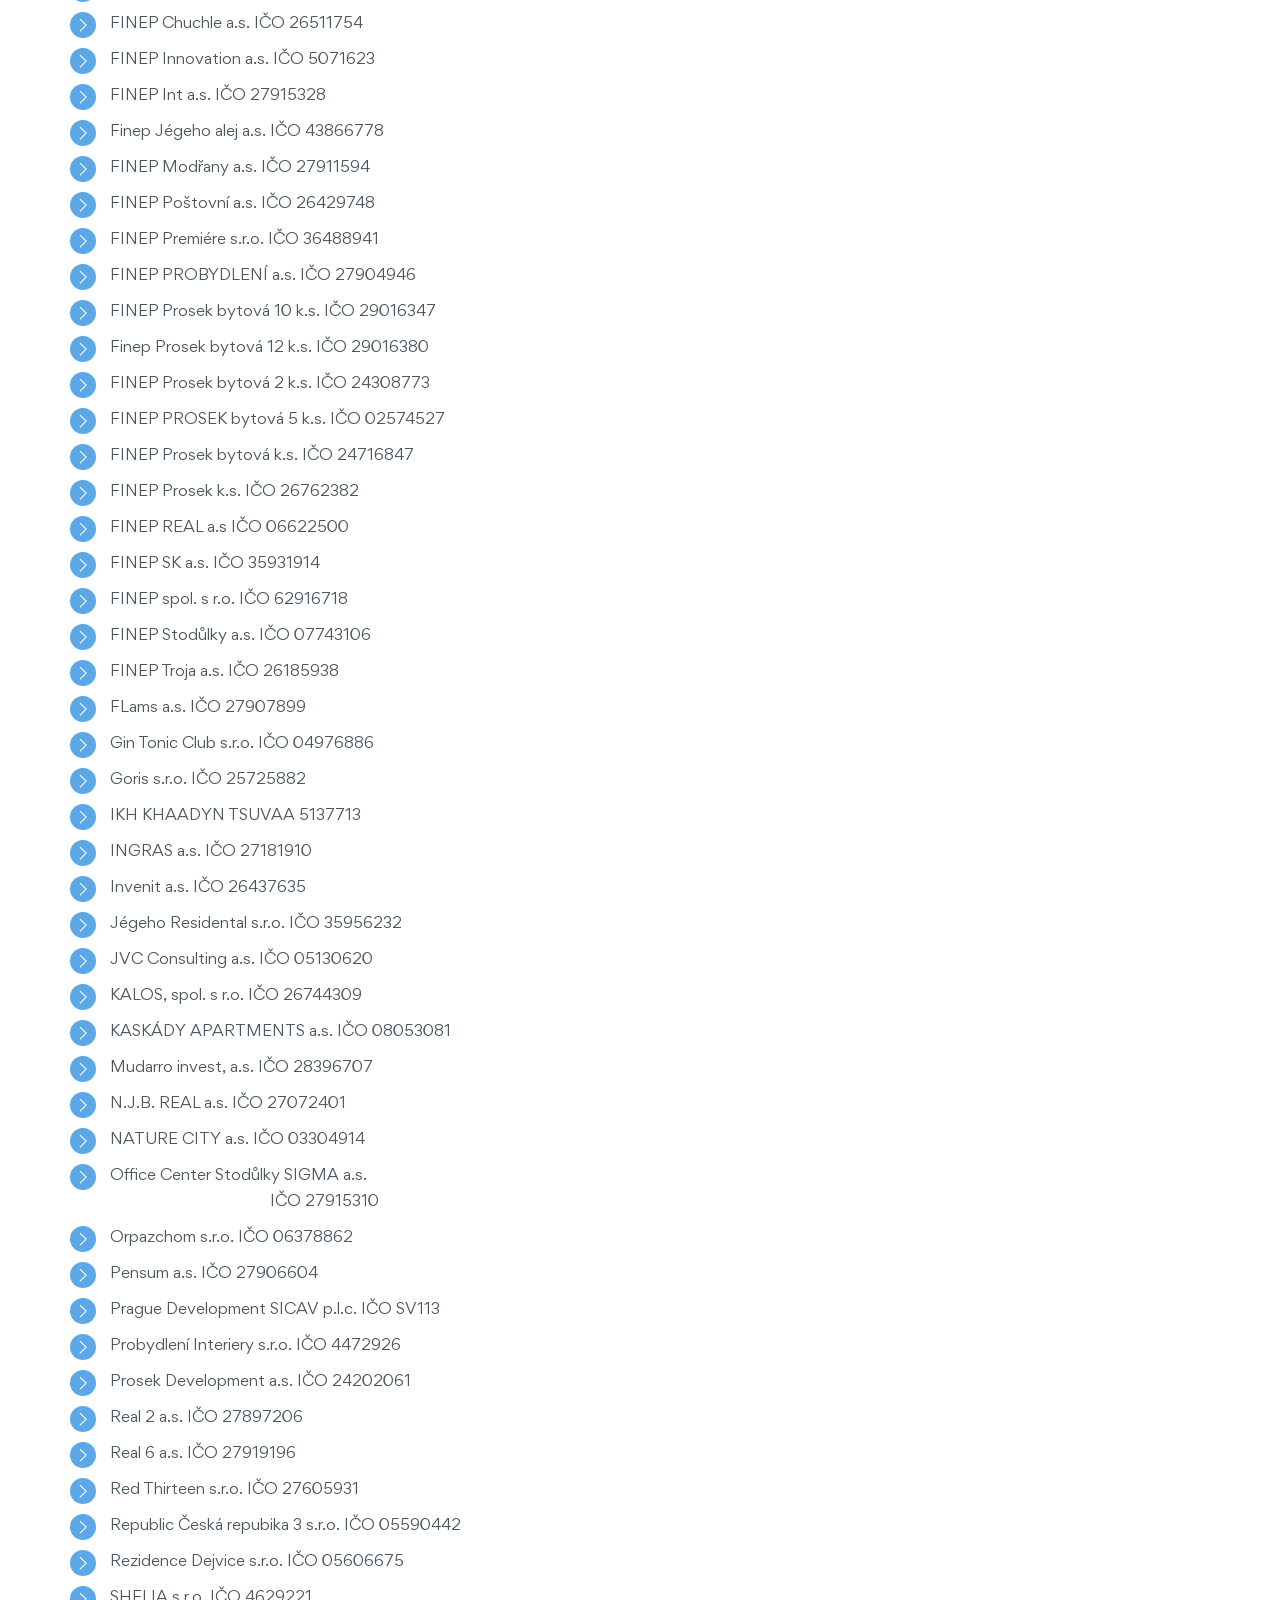
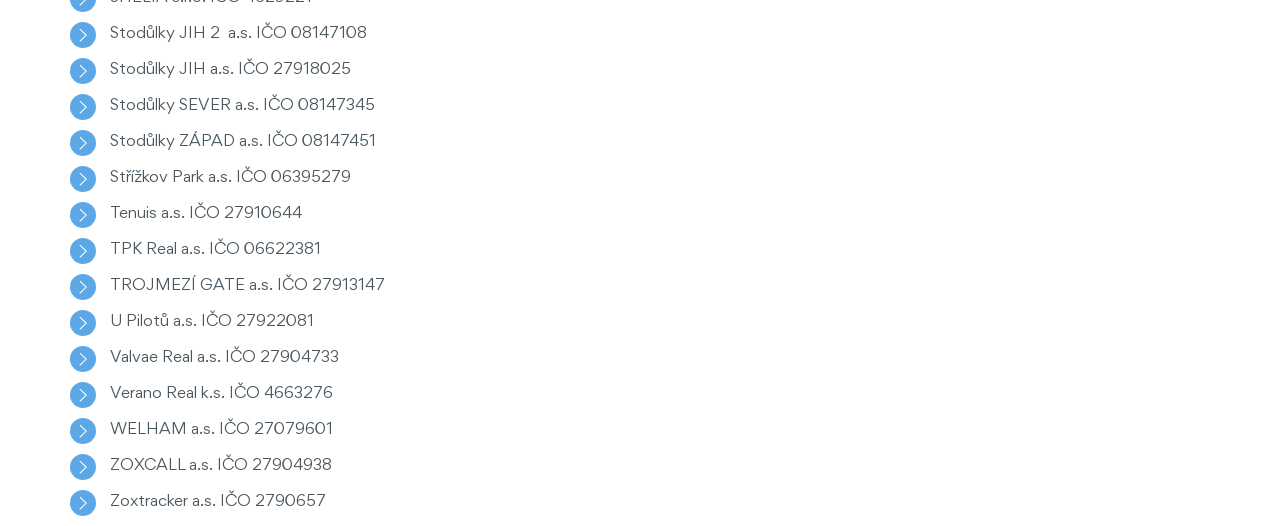
<file: spolecnosti-finep-holding.html>
<!DOCTYPE html>
<html lang="cs">

<head>
    <meta charset="utf-8" />
    <title>Společnosti FINEP HOLDING</title>
    <link rel="stylesheet" type="text/css"
        href="app/www/css/min/2c4fe26873db84341f908656ab3d1181.css%3F_=1779366407.css" />
    <meta name="viewport" content="width=device-width, initial-scale=1.0" />
    <meta http-equiv="X-UA-Compatible" content="IE=9;IE=10;IE=Edge,chrome=1" />
    <link rel="shortcut icon" href="app/www/favicon.png%3F_=1578957907" type="image/x-icon">
</head>

<body data-e-async="22aafc6b2f28744da5d581325b320582" data-e-token="8b890f13af6777640e91110076dac2a1" class="default">
    <div id="page">
        <section data-section-id="55">
            <div class="container">
                <div class="grid">
                    <div class="g-12" data-cell-id="66">
                        <div data-component-id="108">
                            <div class="wysiwyg">
                                <p class="h2" id="finep-holding">Seznam společností patřících do FINEP HOLDING, SE</p>
                                <p class="h2">&nbsp;</p>
                                <ul>
                                    <li>Atrium Centrer s.r.o.<span style="white-space: pre;"> </span>IČO<span
                                            style="white-space: pre;"> </span>35938251</li>
                                    <li>ATS Plus a.s.<span style="white-space: pre;"> </span>IČO<span
                                            style="white-space: pre;"> </span>36801372</li>
                                    <li>B+3 REAL a.s.<span style="white-space: pre;"> </span>IČO<span
                                            style="white-space: pre;"> </span>27364640</li>
                                    <li>BIOINOVA s.r.o.<span style="white-space: pre;"> </span>IČO<span
                                            style="white-space: pre;"> </span>28452682</li>
                                    <li>Bytové družstvo CITY BYTOVÁ<span style="white-space: pre;"> </span>IČO<span
                                            style="white-space: pre;"> </span>01903985</li>
                                    <li>Bytové družstvo CITY BYTOVÁ II<span style="white-space: pre;"> </span>IČO<span
                                            style="white-space: pre;"> </span>03572251</li>
                                    <li>Bytové družstvo CITY BYTOVÁ XI<span style="white-space: pre;"> </span>IČO<span
                                            style="white-space: pre;"> </span>08130353</li>
                                    <li>Bytové družstvo KASKÁDY VII<span style="white-space: pre;"> </span>IČO<span
                                            style="white-space: pre;"> </span>05647631</li>
                                    <li>Bytové družstvo KASKÁDY VIII<span style="white-space: pre;"> </span>IČO<span
                                            style="white-space: pre;"> </span>07605048</li>
                                    <li>Bytové družstvo KASKÁDY XI<span style="white-space: pre;"> </span>IČO<span
                                            style="white-space: pre;"> </span>08290156</li>
                                    <li>Bytové družstvo MALÝ HÁJ<span style="white-space: pre;"> </span>IČO<span
                                            style="white-space: pre;"> </span>05266700</li>
                                    <li>Bytové družstvo MALÝ HÁJ IX<span style="white-space: pre;"> </span>IČO<span
                                            style="white-space: pre;"> </span>07605633</li>
                                    <li>Bytové družstvo MALÝ HÁJ VIII<span style="white-space: pre;"> </span>IČO<span
                                            style="white-space: pre;"> </span>06828043</li>
                                    <li>Bytové družstvo PARK IV<span style="white-space: pre;"> </span>IČO<span
                                            style="white-space: pre;"> </span>29145015</li>
                                    <li>Bytové družstvo PARK VI<span style="white-space: pre;"> </span>IČO<span
                                            style="white-space: pre;"> </span>02571803</li>
                                    <li>Bytové družstvo PARK VIII<span style="white-space: pre;"> </span>IČO<span
                                            style="white-space: pre;"> </span>03653128</li>
                                    <li>Bytové družstvo PARK XI<span style="white-space: pre;"> </span>IČO<span
                                            style="white-space: pre;"> </span>05462444</li>
                                    <li>CALEPO Media s.r.o.<span style="white-space: pre;"> </span>IČO<span
                                            style="white-space: pre;"> </span>3933393</li>
                                    <li>Cocktail Media s.r.o.<span style="white-space: pre;"> </span>IČO<span
                                            style="white-space: pre;"> </span>27166589</li>
                                    <li>Coolinary Gastro group<span style="white-space: pre;"> </span>IČO<span
                                            style="white-space: pre;"> </span>4976851</li>
                                    <li>Coolinary s.r.o.<span style="white-space: pre;"> </span>IČO<span
                                            style="white-space: pre;"> </span>24680753</li>
                                    <li>DDX Czech a.s.<span style="white-space: pre;"> </span>IČO<span
                                            style="white-space: pre;"> </span>05401275</li>
                                    <li>ERDEX a.s.<span style="white-space: pre;"> </span>IČO<span
                                            style="white-space: pre;"> </span>27182533</li>
                                    <li>Euro Park Praha ALFA, a.s.<span style="white-space: pre;"> </span>IČO<span
                                            style="white-space: pre;"> </span>28999363</li>
                                    <li>Euro Park Praha BETA, a.s.<span style="white-space: pre;"> </span>IČO<span
                                            style="white-space: pre;"> </span>24247120</li>
                                    <li>Euro Park Praha, a.s.<span style="white-space: pre;"> </span>IČO<span
                                            style="white-space: pre;"> </span>25076388</li>
                                    <li>EYSCHA a.s.<span style="white-space: pre;"> </span>IČO<span
                                            style="white-space: pre;"> </span>4655052</li>
                                    <li>F.R.C., a.s.<span style="white-space: pre;"> </span>IČO<span
                                            style="white-space: pre;"> </span>27207943</li>
                                    <li>FH konsolidace<span style="white-space: pre;"> </span>IČO<span
                                            style="white-space: pre;"> </span>27927822</li>
                                    <li>FINBA a.s.<span style="white-space: pre;"> </span>IČO<span
                                            style="white-space: pre;"> </span>35970430</li>
                                    <li>FINEP Barrandov bytová k.s.<span style="white-space: pre;"> </span>IČO<span
                                            style="white-space: pre;"> </span>05547776</li>
                                    <li>FINEP BARRANDOV ZÁPAD k.s.<span style="white-space: pre;"> </span>IČO<span
                                            style="white-space: pre;"> </span>27918041</li>
                                    <li>FINEP CZ a.s.<span style="white-space: pre;"> </span>IČO<span
                                            style="white-space: pre;"> </span>26503387</li>
                                    <li>FINEP Elektra s.r.o.<span style="white-space: pre;"> </span>IČO<span
                                            style="white-space: pre;"> </span>62065271</li>
                                    <li>FINEP FINANČNÍ SLUŽBY a.s.<span style="white-space: pre;"> </span>IČO<span
                                            style="white-space: pre;"> </span>28436776</li>
                                    <li>FINEP Harfa k.s.<span style="white-space: pre;"> </span>IČO<span
                                            style="white-space: pre;"> </span>27100626</li>
                                    <li>FINEP Hloubětín 61 a.s.<span style="white-space: pre;"> </span>IČO<span
                                            style="white-space: pre;"> </span>27922120</li>
                                    <li>FINEP Hloubětín a.s.<span style="white-space: pre;"> </span>IČO<span
                                            style="white-space: pre;"> </span>26511771</li>
                                    <li>FINEP HOLDING, SE&nbsp;<span style="white-space: pre;"> </span>IČO<span
                                            style="white-space: pre;"> </span>27927822</li>
                                    <li>FINEP Holešovice a.s.<span style="white-space: pre;"> </span>IČO<span
                                            style="white-space: pre;"> </span>27907929</li>
                                    <li>FINEP Hostivař a.s.<span style="white-space: pre;"> </span>IČO<span
                                            style="white-space: pre;"> </span>27590020</li>
                                    <li>FINEP Chuchle a.s.<span style="white-space: pre;"> </span>IČO<span
                                            style="white-space: pre;"> </span>26511754</li>
                                    <li>FINEP Innovation a.s.<span style="white-space: pre;"> </span>IČO<span
                                            style="white-space: pre;"> </span>5071623</li>
                                    <li>FINEP Int a.s.<span style="white-space: pre;"> </span>IČO<span
                                            style="white-space: pre;"> </span>27915328</li>
                                    <li>Finep Jégeho alej a.s.<span style="white-space: pre;"> </span>IČO<span
                                            style="white-space: pre;"> </span>43866778</li>
                                    <li>FINEP Modřany a.s.<span style="white-space: pre;"> </span>IČO<span
                                            style="white-space: pre;"> </span>27911594</li>
                                    <li>FINEP Poštovní a.s.<span style="white-space: pre;"> </span>IČO<span
                                            style="white-space: pre;"> </span>26429748</li>
                                    <li>FINEP Premiére s.r.o.<span style="white-space: pre;"> </span>IČO<span
                                            style="white-space: pre;"> </span>36488941</li>
                                    <li>FINEP PROBYDLENÍ a.s.<span style="white-space: pre;"> </span>IČO<span
                                            style="white-space: pre;"> </span>27904946</li>
                                    <li>FINEP Prosek bytová 10 k.s.<span style="white-space: pre;"> </span>IČO<span
                                            style="white-space: pre;"> </span>29016347</li>
                                    <li>Finep Prosek bytová 12 k.s.<span style="white-space: pre;"> </span>IČO<span
                                            style="white-space: pre;"> </span>29016380</li>
                                    <li>FINEP Prosek bytová 2 k.s.<span style="white-space: pre;"> </span>IČO<span
                                            style="white-space: pre;"> </span>24308773</li>
                                    <li>FINEP PROSEK bytová 5 k.s.<span style="white-space: pre;"> </span>IČO<span
                                            style="white-space: pre;"> </span>02574527</li>
                                    <li>FINEP Prosek bytová k.s.<span style="white-space: pre;"> </span>IČO<span
                                            style="white-space: pre;"> </span>24716847</li>
                                    <li>FINEP Prosek k.s.<span style="white-space: pre;"> </span>IČO<span
                                            style="white-space: pre;"> </span>26762382</li>
                                    <li>FINEP REAL a.s<span style="white-space: pre;"> </span>IČO<span
                                            style="white-space: pre;"> </span>06622500</li>
                                    <li>FINEP SK a.s.<span style="white-space: pre;"> </span>IČO<span
                                            style="white-space: pre;"> </span>35931914</li>
                                    <li>FINEP spol. s r.o.<span style="white-space: pre;"> </span>IČO<span
                                            style="white-space: pre;"> </span>62916718</li>
                                    <li>FINEP Stodůlky a.s.<span style="white-space: pre;"> </span>IČO<span
                                            style="white-space: pre;"> </span>07743106</li>
                                    <li>FINEP Troja a.s.<span style="white-space: pre;"> </span>IČO<span
                                            style="white-space: pre;"> </span>26185938</li>
                                    <li>FLams a.s.<span style="white-space: pre;"> </span>IČO<span
                                            style="white-space: pre;"> </span>27907899</li>
                                    <li>Gin Tonic Club s.r.o.<span style="white-space: pre;"> </span>IČO<span
                                            style="white-space: pre;"> </span>04976886</li>
                                    <li>Goris s.r.o.<span style="white-space: pre;"> </span>IČO<span
                                            style="white-space: pre;"> </span>25725882</li>
                                    <li>IKH KHAADYN TSUVAA<span style="white-space: pre;"> </span>5137713</li>
                                    <li>INGRAS a.s.<span style="white-space: pre;"> </span>IČO<span
                                            style="white-space: pre;"> </span>27181910</li>
                                    <li>Invenit a.s.<span style="white-space: pre;"> </span>IČO<span
                                            style="white-space: pre;"> </span>26437635</li>
                                    <li>Jégeho Residental s.r.o.<span style="white-space: pre;"> </span>IČO<span
                                            style="white-space: pre;"> </span>35956232</li>
                                    <li>JVC Consulting a.s.<span style="white-space: pre;"> </span>IČO<span
                                            style="white-space: pre;"> </span>05130620</li>
                                    <li>KALOS, spol. s r.o.<span style="white-space: pre;"> </span>IČO<span
                                            style="white-space: pre;"> </span>26744309</li>
                                    <li>KASKÁDY APARTMENTS a.s.<span style="white-space: pre;"> </span>IČO<span
                                            style="white-space: pre;"> </span>08053081</li>
                                    <li>Mudarro invest, a.s.<span style="white-space: pre;"> </span>IČO<span
                                            style="white-space: pre;"> </span>28396707</li>
                                    <li>N.J.B. REAL a.s.<span style="white-space: pre;"> </span>IČO<span
                                            style="white-space: pre;"> </span>27072401</li>
                                    <li>NATURE CITY a.s.<span style="white-space: pre;"> </span>IČO<span
                                            style="white-space: pre;"> </span>03304914</li>
                                    <li>Office Center Stodůlky SIGMA a.s.<span style="white-space: pre;">
                                        </span>IČO<span style="white-space: pre;"> </span>27915310</li>
                                    <li>Orpazchom s.r.o.<span style="white-space: pre;"> </span>IČO<span
                                            style="white-space: pre;"> </span>06378862</li>
                                    <li>Pensum a.s.<span style="white-space: pre;"> </span>IČO<span
                                            style="white-space: pre;"> </span>27906604</li>
                                    <li>Prague Development SICAV p.l.c.<span style="white-space: pre;"> </span>IČO<span
                                            style="white-space: pre;"> </span>SV113</li>
                                    <li>Probydlení Interiery s.r.o.<span style="white-space: pre;"> </span>IČO<span
                                            style="white-space: pre;"> </span>4472926</li>
                                    <li>Prosek Development a.s.<span style="white-space: pre;"> </span>IČO<span
                                            style="white-space: pre;"> </span>24202061</li>
                                    <li>Real 2 a.s.<span style="white-space: pre;"> </span>IČO<span
                                            style="white-space: pre;"> </span>27897206</li>
                                    <li>Real 6 a.s.<span style="white-space: pre;"> </span>IČO<span
                                            style="white-space: pre;"> </span>27919196</li>
                                    <li>Red Thirteen s.r.o.<span style="white-space: pre;"> </span>IČO<span
                                            style="white-space: pre;"> </span>27605931</li>
                                    <li>Republic Česká repubika 3 s.r.o.<span style="white-space: pre;"> </span>IČO<span
                                            style="white-space: pre;"> </span>05590442</li>
                                    <li>Rezidence Dejvice s.r.o.<span style="white-space: pre;"> </span>IČO<span
                                            style="white-space: pre;"> </span>05606675</li>
                                    <li>SHELIA s.r.o.<span style="white-space: pre;"> </span>IČO<span
                                            style="white-space: pre;"> </span>4629221</li>
                                    <li>Stodůlky JIH 2&nbsp; a.s.<span style="white-space: pre;"> </span>IČO<span
                                            style="white-space: pre;"> </span>08147108</li>
                                    <li>Stodůlky JIH a.s.<span style="white-space: pre;"> </span>IČO<span
                                            style="white-space: pre;"> </span>27918025</li>
                                    <li>Stodůlky SEVER a.s.<span style="white-space: pre;"> </span>IČO<span
                                            style="white-space: pre;"> </span>08147345</li>
                                    <li>Stodůlky ZÁPAD a.s.<span style="white-space: pre;"> </span>IČO<span
                                            style="white-space: pre;"> </span>08147451</li>
                                    <li>Střížkov Park a.s.<span style="white-space: pre;"> </span>IČO<span
                                            style="white-space: pre;"> </span>06395279</li>
                                    <li>Tenuis a.s.<span style="white-space: pre;"> </span>IČO<span
                                            style="white-space: pre;"> </span>27910644</li>
                                    <li>TPK Real a.s.<span style="white-space: pre;"> </span>IČO<span
                                            style="white-space: pre;"> </span>06622381</li>
                                    <li>TROJMEZÍ GATE a.s.<span style="white-space: pre;"> </span>IČO<span
                                            style="white-space: pre;"> </span>27913147</li>
                                    <li>U Pilotů a.s.<span style="white-space: pre;"> </span>IČO<span
                                            style="white-space: pre;"> </span>27922081</li>
                                    <li>Valvae Real a.s.<span style="white-space: pre;"> </span>IČO<span
                                            style="white-space: pre;"> </span>27904733</li>
                                    <li>Verano Real k.s.<span style="white-space: pre;"> </span>IČO<span
                                            style="white-space: pre;"> </span>4663276</li>
                                    <li>WELHAM a.s.<span style="white-space: pre;"> </span>IČO<span
                                            style="white-space: pre;"> </span>27079601</li>
                                    <li>ZOXCALL a.s.<span style="white-space: pre;"> </span>IČO<span
                                            style="white-space: pre;"> </span>27904938</li>
                                    <li>Zoxtracker a.s.<span style="white-space: pre;"> </span>IČO<span
                                            style="white-space: pre;"> </span>2790657</li>
                                </ul>
                                </p>
                            </div>
                        </div>
                        <div class="cleaner"></div>
                    </div>
                    <div class="xl-cleaner l-cleaner m-cleaner s-cleaner xs-cleaner"></div>
                    <div class="cleaner"></div>
                </div>
            </div>
        </section>
    </div>
    <script type="text/javascript" src="app/www/js/min/c4a9d451ec93d6adc795b14bfd74a716.js%3F_=1671526816"
        async></script>
</body>

</html>
</file>
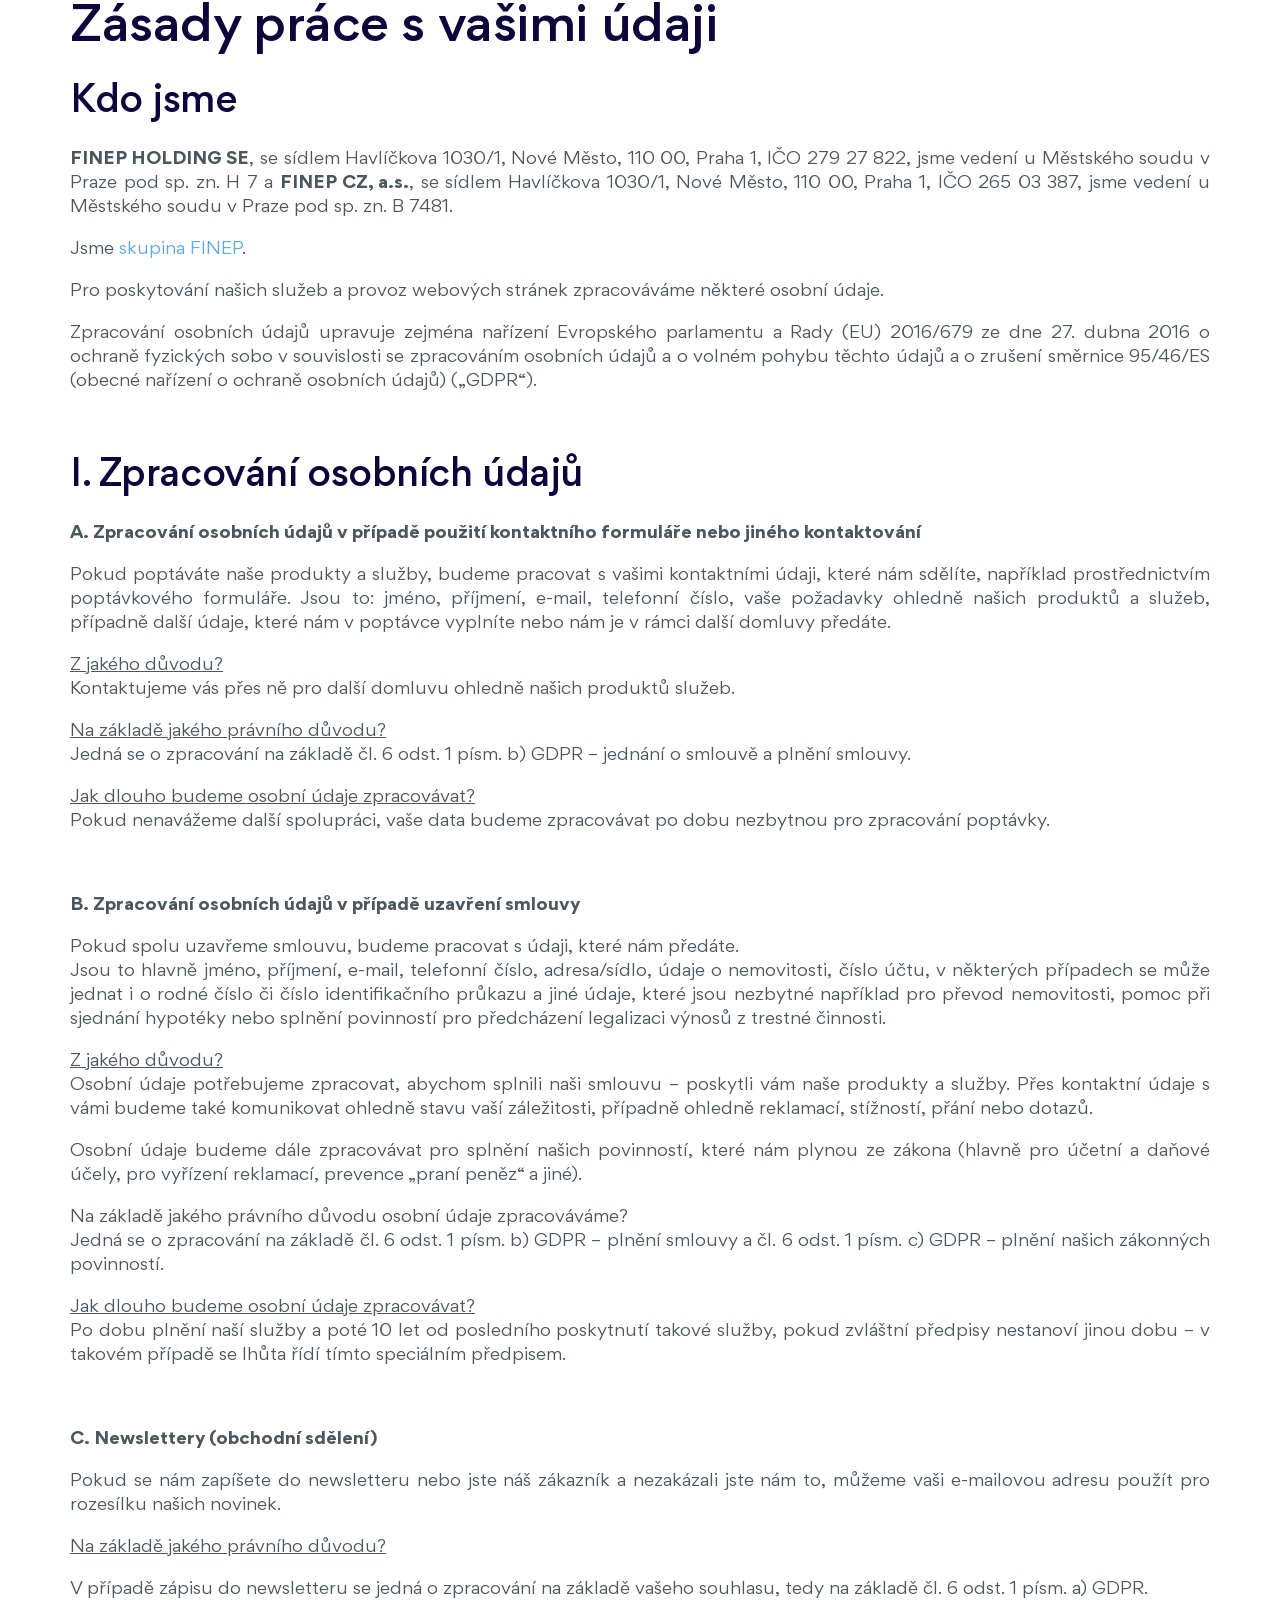
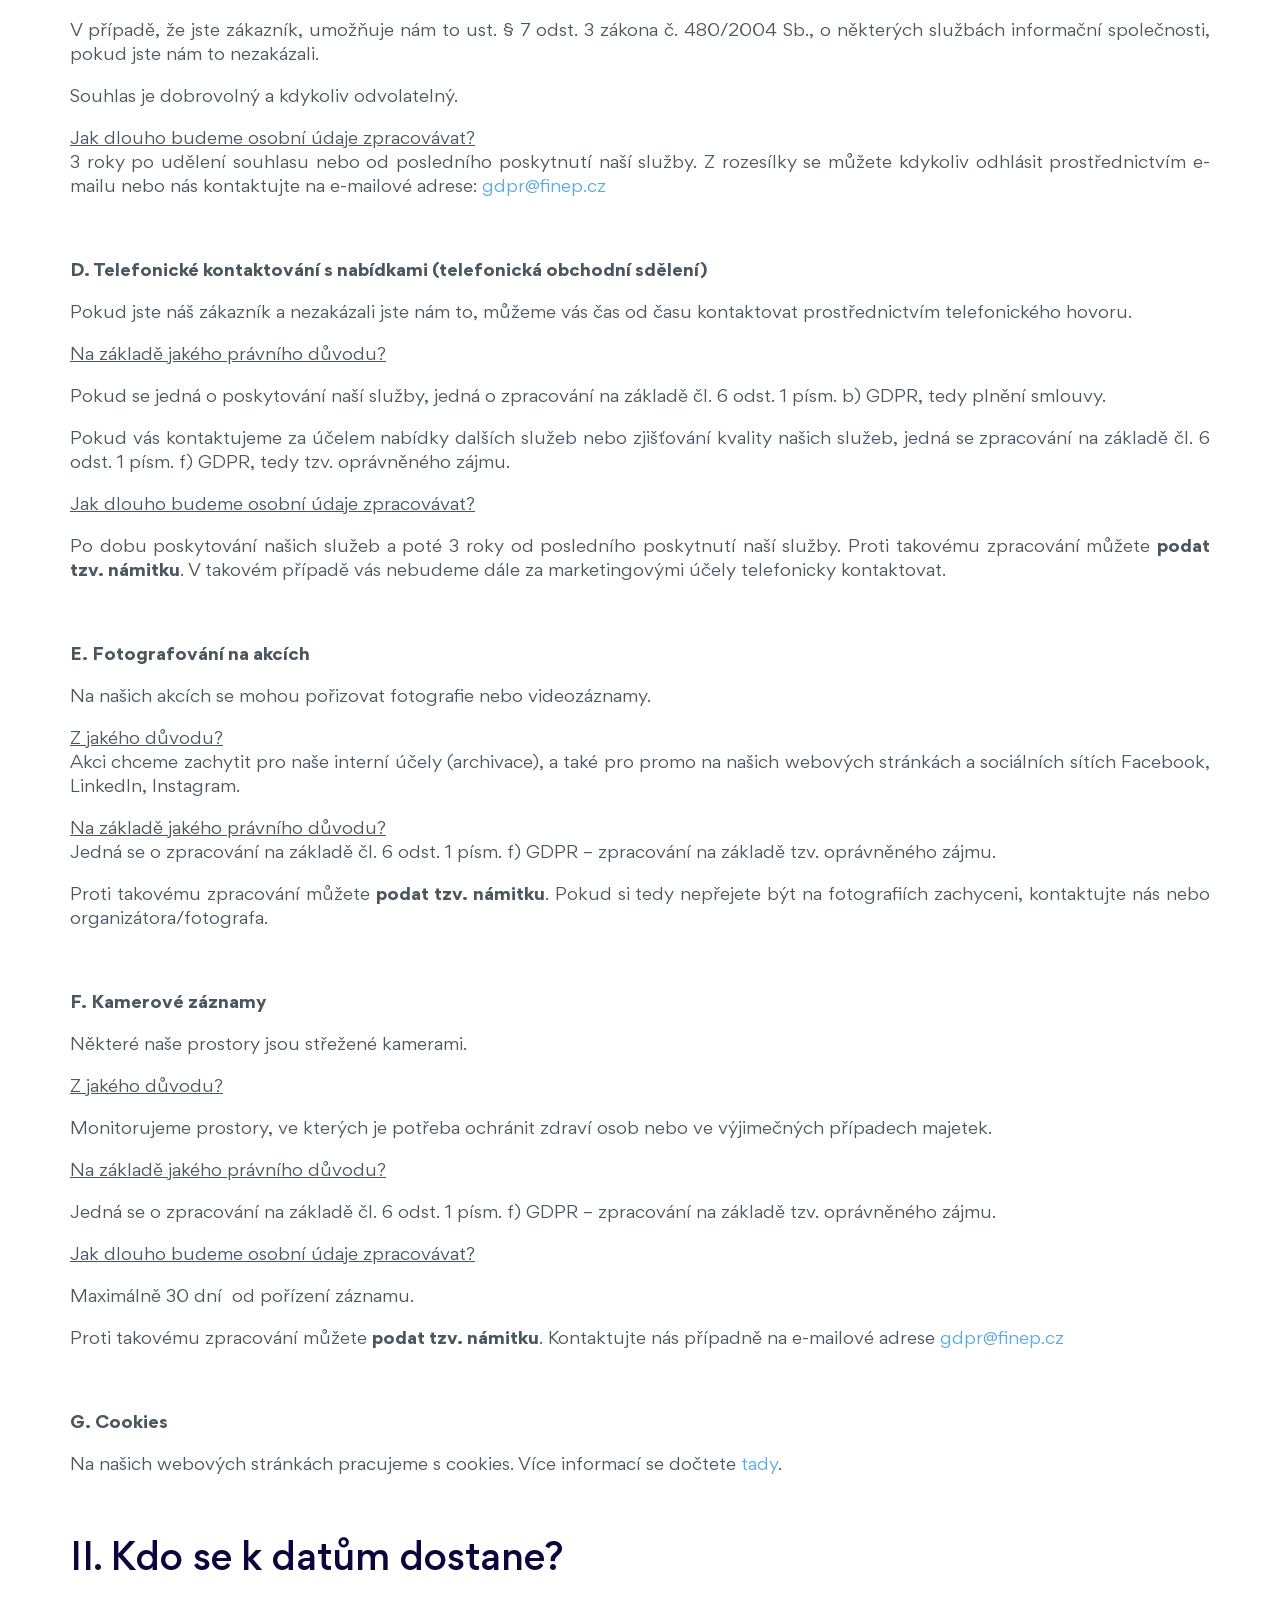
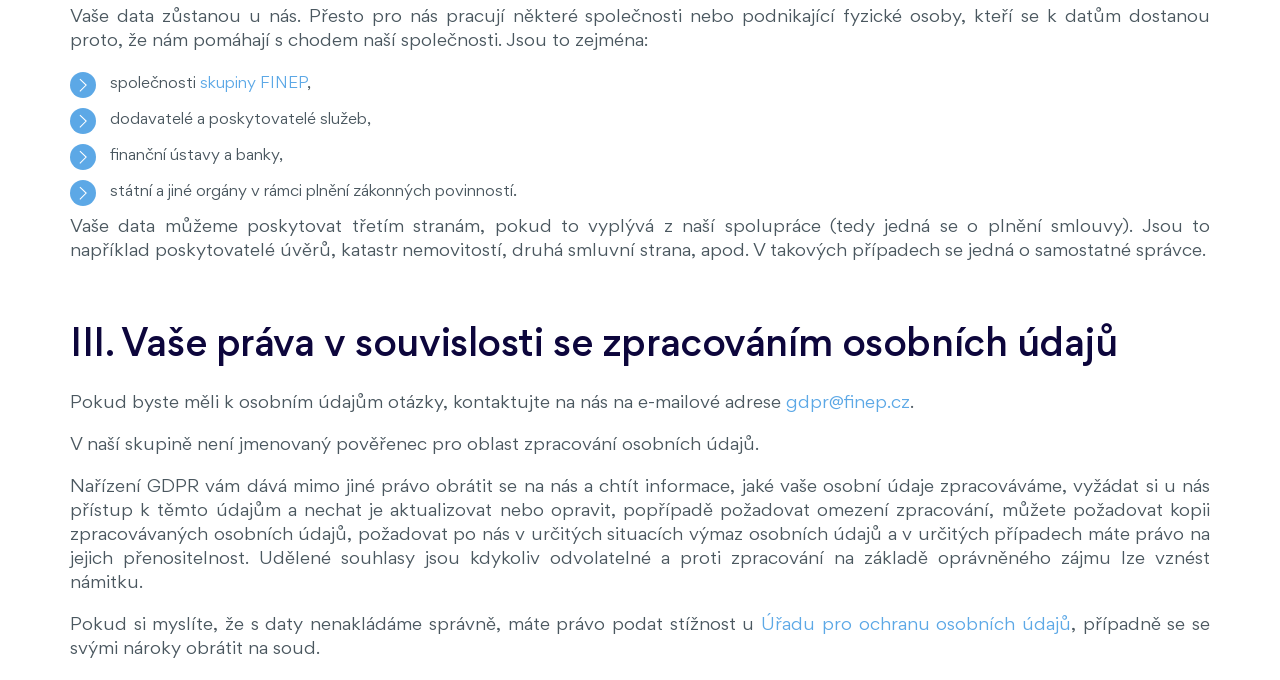
<file: zasady-zpracovani-osobnich-udaju.html>
<!DOCTYPE html><html lang="cs"><head><meta charset="utf-8"/><title>Zásady zpracování osobních údajů</title><link rel="stylesheet" type="text/css" href="app/www/css/min/2c4fe26873db84341f908656ab3d1181.css%3F_=1779366407.css"/><meta name="viewport" content="width=device-width, initial-scale=1.0"/><meta http-equiv="X-UA-Compatible" content="IE=9;IE=10;IE=Edge,chrome=1"/><link rel="shortcut icon" href="app/www/favicon.png%3F_=1578957907" type="image/x-icon"></head><body data-e-async="22aafc6b2f28744da5d581325b320582" data-e-token="fe0a30d7921666fae5afba636da73765" class="default"><div id="page"><section data-section-id="54"><div class="container"><div class="grid"><div class="g-12" data-cell-id="65"><div data-component-id="107"><div class="wysiwyg"><p class="h1">Zásady práce s vašimi údaji</p><p class="h2">Kdo jsme</p><p><strong>FINEP HOLDING SE</strong>, se sídlem Havlíčkova 1030/1, Nové Město, 110 00, Praha 1, IČO 279 27 822, jsme vedení u Městského soudu v Praze pod sp. zn. H 7 a&nbsp;<strong>FINEP CZ, a.s.</strong>, se sídlem Havlíčkova 1030/1, Nové Město, 110 00, Praha 1, IČO 265 03 387, jsme vedení u Městského soudu v Praze pod sp. zn. B 7481.</p><p>Jsme&nbsp;<a href="spolecnosti-finep-holding.html">skupina FINEP</a>.</p><p>Pro poskytování našich služeb a provoz webových stránek zpracováváme některé osobní údaje.</p><p>Zpracování osobních údajů upravuje zejména nařízení Evropského parlamentu a Rady (EU) 2016/679 ze dne 27. dubna 2016 o ochraně fyzických sobo v souvislosti se zpracováním osobních údajů a o volném pohybu těchto údajů a o zrušení směrnice 95/46/ES (obecné nařízení o ochraně osobních údajů) („GDPR“).</p><p>&nbsp;</p><p class="h2">I. Zpracování osobních údajů</p><p><strong>A. Zpracování osobních údajů v případě použití kontaktního formuláře nebo jiného kontaktování</strong></p><p>Pokud poptáváte naše produkty a služby, budeme pracovat s vašimi kontaktními údaji, které nám sdělíte, například prostřednictvím poptávkového formuláře. Jsou to: jméno, příjmení, e-mail, telefonní číslo, vaše požadavky ohledně našich produktů a služeb, případně další údaje, které nám v poptávce vyplníte nebo nám je v rámci další domluvy předáte.&nbsp;</p><p><u>Z jakého důvodu?</u><br />Kontaktujeme vás přes ně pro další domluvu ohledně našich produktů služeb.</p><p><u>Na základě jakého právního důvodu?</u><br />Jedná se o zpracování na základě čl. 6 odst. 1 písm. b) GDPR – jednání o smlouvě a plnění smlouvy.</p><p><u>Jak dlouho budeme osobní údaje zpracovávat?</u><br />Pokud nenavážeme další spolupráci, vaše data budeme zpracovávat po dobu nezbytnou pro zpracování poptávky.</p><p>&nbsp;</p><p><strong>B. Zpracování osobních údajů v případě uzavření smlouvy</strong></p><p>Pokud spolu uzavřeme smlouvu, budeme pracovat s údaji, které nám předáte.&nbsp;<br />Jsou to hlavně jméno, příjmení, e-mail, telefonní číslo, adresa/sídlo, údaje o nemovitosti, číslo účtu, v některých případech se může jednat i o rodné číslo či číslo identifikačního průkazu a jiné údaje, které jsou nezbytné například pro převod nemovitosti, pomoc při sjednání hypotéky nebo splnění povinností pro předcházení legalizaci výnosů z trestné činnosti.&nbsp;</p><p><u>Z jakého důvodu?</u><br />Osobní údaje potřebujeme zpracovat, abychom splnili naši smlouvu – poskytli vám naše produkty a služby. Přes kontaktní údaje s vámi budeme také komunikovat ohledně stavu vaší záležitosti, případně ohledně reklamací, stížností, přání nebo dotazů.&nbsp;</p><p>Osobní údaje budeme dále zpracovávat pro splnění našich povinností, které nám plynou ze zákona (hlavně pro účetní a daňové účely, pro vyřízení reklamací, prevence „praní peněz“ a jiné).</p><p>Na základě jakého právního důvodu osobní údaje zpracováváme?<br />Jedná se o zpracování na základě čl. 6 odst. 1 písm. b) GDPR – plnění smlouvy a čl. 6 odst. 1 písm. c) GDPR – plnění našich zákonných povinností.</p><p><u>Jak dlouho budeme osobní údaje zpracovávat?</u><br />Po dobu plnění naší služby a poté 10 let od posledního poskytnutí takové služby, pokud zvláštní předpisy nestanoví jinou dobu – v takovém případě se lhůta řídí tímto speciálním předpisem.</p><p>&nbsp;</p><p><strong>C. Newslettery (obchodní sdělení)</strong></p><p>Pokud se nám zapíšete do newsletteru nebo jste náš zákazník a nezakázali jste nám to, můžeme vaši e-mailovou adresu použít pro rozesílku našich novinek.</p><p><u>Na základě jakého právního důvodu?</u></p><p>V případě zápisu do newsletteru se jedná o zpracování na základě vašeho souhlasu, tedy na základě čl. 6 odst. 1 písm. a) GDPR.&nbsp;</p><p>V případě, že jste zákazník, umožňuje nám to ust. § 7 odst. 3 zákona č. 480/2004 Sb., o některých službách informační společnosti, pokud jste nám to nezakázali.</p><p>Souhlas je dobrovolný a kdykoliv odvolatelný.&nbsp;</p><p><u>Jak dlouho budeme osobní údaje zpracovávat?</u><br />3 roky po udělení souhlasu nebo od posledního poskytnutí naší služby. Z rozesílky se můžete kdykoliv odhlásit prostřednictvím e-mailu nebo nás kontaktujte na e-mailové adrese: <a href="mailto:gdpr@finep.cz">gdpr@finep.cz</a></p><p>&nbsp;</p><p><strong>D. Telefonické kontaktování s nabídkami (telefonická obchodní sdělení)</strong></p><p>Pokud jste náš zákazník a nezakázali jste nám to, můžeme vás čas od času kontaktovat prostřednictvím telefonického hovoru.</p><p><u>Na základě jakého právního důvodu?</u></p><p>Pokud se jedná o poskytování naší služby, jedná o zpracování na základě čl. 6 odst. 1 písm. b) GDPR, tedy plnění smlouvy.&nbsp;</p><p>Pokud vás kontaktujeme za účelem nabídky dalších služeb nebo zjišťování kvality našich služeb, jedná se zpracování na základě čl. 6 odst. 1 písm. f) GDPR, tedy tzv. oprávněného zájmu.&nbsp;</p><p><u>Jak dlouho budeme osobní údaje zpracovávat?</u></p><p>Po dobu poskytování našich služeb a poté 3 roky od posledního poskytnutí naší služby. Proti takovému zpracování můžete <strong>podat tzv. námitku</strong>. V takovém případě vás nebudeme dále za marketingovými účely telefonicky kontaktovat.</p><p>&nbsp;</p><p><strong>E. Fotografování na akcích</strong></p><p>Na našich akcích se mohou pořizovat fotografie nebo videozáznamy.</p><p><u>Z jakého důvodu?</u><br />Akci chceme zachytit pro naše interní účely (archivace), a také pro promo na našich webových stránkách a sociálních sítích Facebook, LinkedIn, Instagram.&nbsp;</p><p><u>Na základě jakého právního důvodu?</u><br />Jedná se o zpracování na základě čl. 6 odst. 1 písm. f) GDPR – zpracování na základě tzv. oprávněného zájmu.</p><p>Proti takovému zpracování můžete <strong>podat tzv. námitku</strong>. Pokud si tedy nepřejete být na fotografiích zachyceni, kontaktujte nás nebo organizátora/fotografa.</p><p>&nbsp;</p><p><strong>F. Kamerové záznamy</strong></p><p>Některé naše prostory jsou střežené kamerami.</p><p><u>Z jakého důvodu?</u></p><p>Monitorujeme prostory, ve kterých je potřeba ochránit zdraví osob nebo ve výjimečných případech majetek.&nbsp;</p><p><u>Na základě jakého právního důvodu?</u></p><p>Jedná se o zpracování na základě čl. 6 odst. 1 písm. f) GDPR – zpracování na základě tzv. oprávněného zájmu.</p><p><u>Jak dlouho budeme osobní údaje zpracovávat?</u></p><p>Maximálně 30 dní&nbsp; od pořízení záznamu.</p><p>Proti takovému zpracování můžete <strong>podat tzv. námitku</strong>. Kontaktujte nás případně na e-mailové adrese <a href="mailto:gdpr@finep.cz">gdpr@finep.cz</a>&nbsp;</p><p>&nbsp;</p><p><strong>G. Cookies</strong></p><p>Na našich webových stránkách pracujeme s cookies. Více informací se dočtete <a href="index.html">tady</a>.</p><p>&nbsp;</p><p class="h2">II. Kdo se k datům dostane?</p><p>Vaše data zůstanou u nás. Přesto pro nás pracují některé společnosti nebo podnikající fyzické osoby, kteří se k datům dostanou proto, že nám pomáhají s chodem naší společnosti. Jsou to zejména:</p><ul><li>společnosti <a href="spolecnosti-finep-holding.html">skupiny FINEP</a>,</li><li>dodavatelé a poskytovatelé služeb,</li><li>finanční ústavy a banky,</li><li>státní a jiné orgány v rámci plnění zákonných povinností.</li></ul><p>Vaše data můžeme poskytovat třetím stranám, pokud to vyplývá z naší spolupráce (tedy jedná se o plnění smlouvy). Jsou to například poskytovatelé úvěrů, katastr nemovitostí, druhá smluvní strana, apod. V takových případech se jedná o samostatné správce.</p><p>&nbsp;</p><p class="h2">III. Vaše práva v souvislosti se zpracováním osobních údajů</p><p>Pokud byste měli k osobním údajům otázky, kontaktujte na nás na e-mailové adrese <a href="mailto:gdpr@finep.cz">gdpr@finep.cz</a>.</p><p>V naší skupině není jmenovaný pověřenec pro oblast zpracování osobních údajů.</p><p>Nařízení GDPR vám dává mimo jiné právo obrátit se na nás a chtít informace, jaké vaše osobní údaje zpracováváme, vyžádat si u nás přístup k těmto údajům a nechat je aktualizovat nebo opravit, popřípadě požadovat omezení zpracování, můžete požadovat kopii zpracovávaných osobních údajů, požadovat po nás v určitých situacích výmaz osobních údajů a v určitých případech máte právo na jejich přenositelnost. Udělené souhlasy jsou kdykoliv odvolatelné a proti zpracování na základě oprávněného zájmu lze vznést námitku.&nbsp;</p><p>Pokud si myslíte, že s daty nenakládáme správně, máte právo podat stížnost u <a href="https://uoou.gov.cz/" target="_blank">Úřadu pro ochranu osobních údajů</a>, případně se se svými nároky obrátit na soud.</p></p></div></div><div class="cleaner"></div></div><div class="xl-cleaner l-cleaner m-cleaner s-cleaner xs-cleaner"></div><div class="cleaner"></div></div></div></section></div><script type="text/javascript" src="app/www/js/min/c4a9d451ec93d6adc795b14bfd74a716.js%3F_=1671526816" async></script></body></html>
</file>
